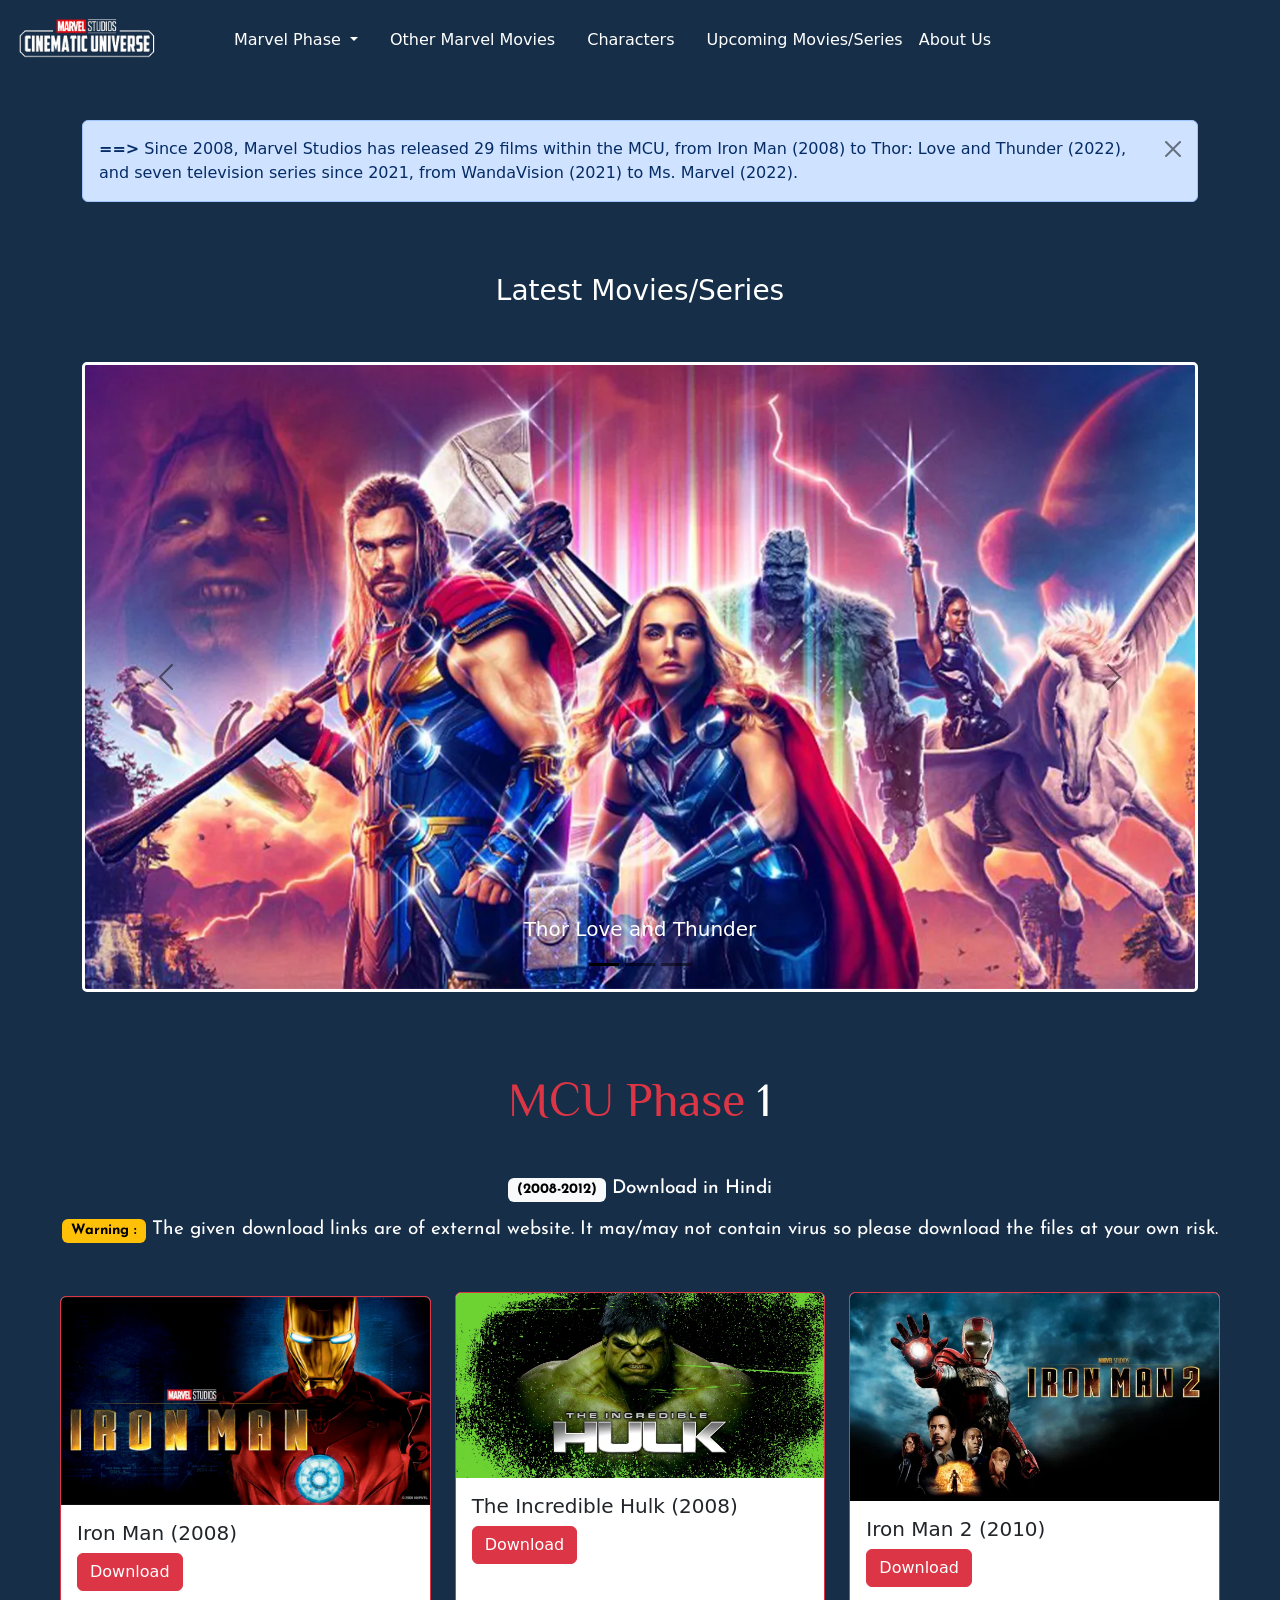
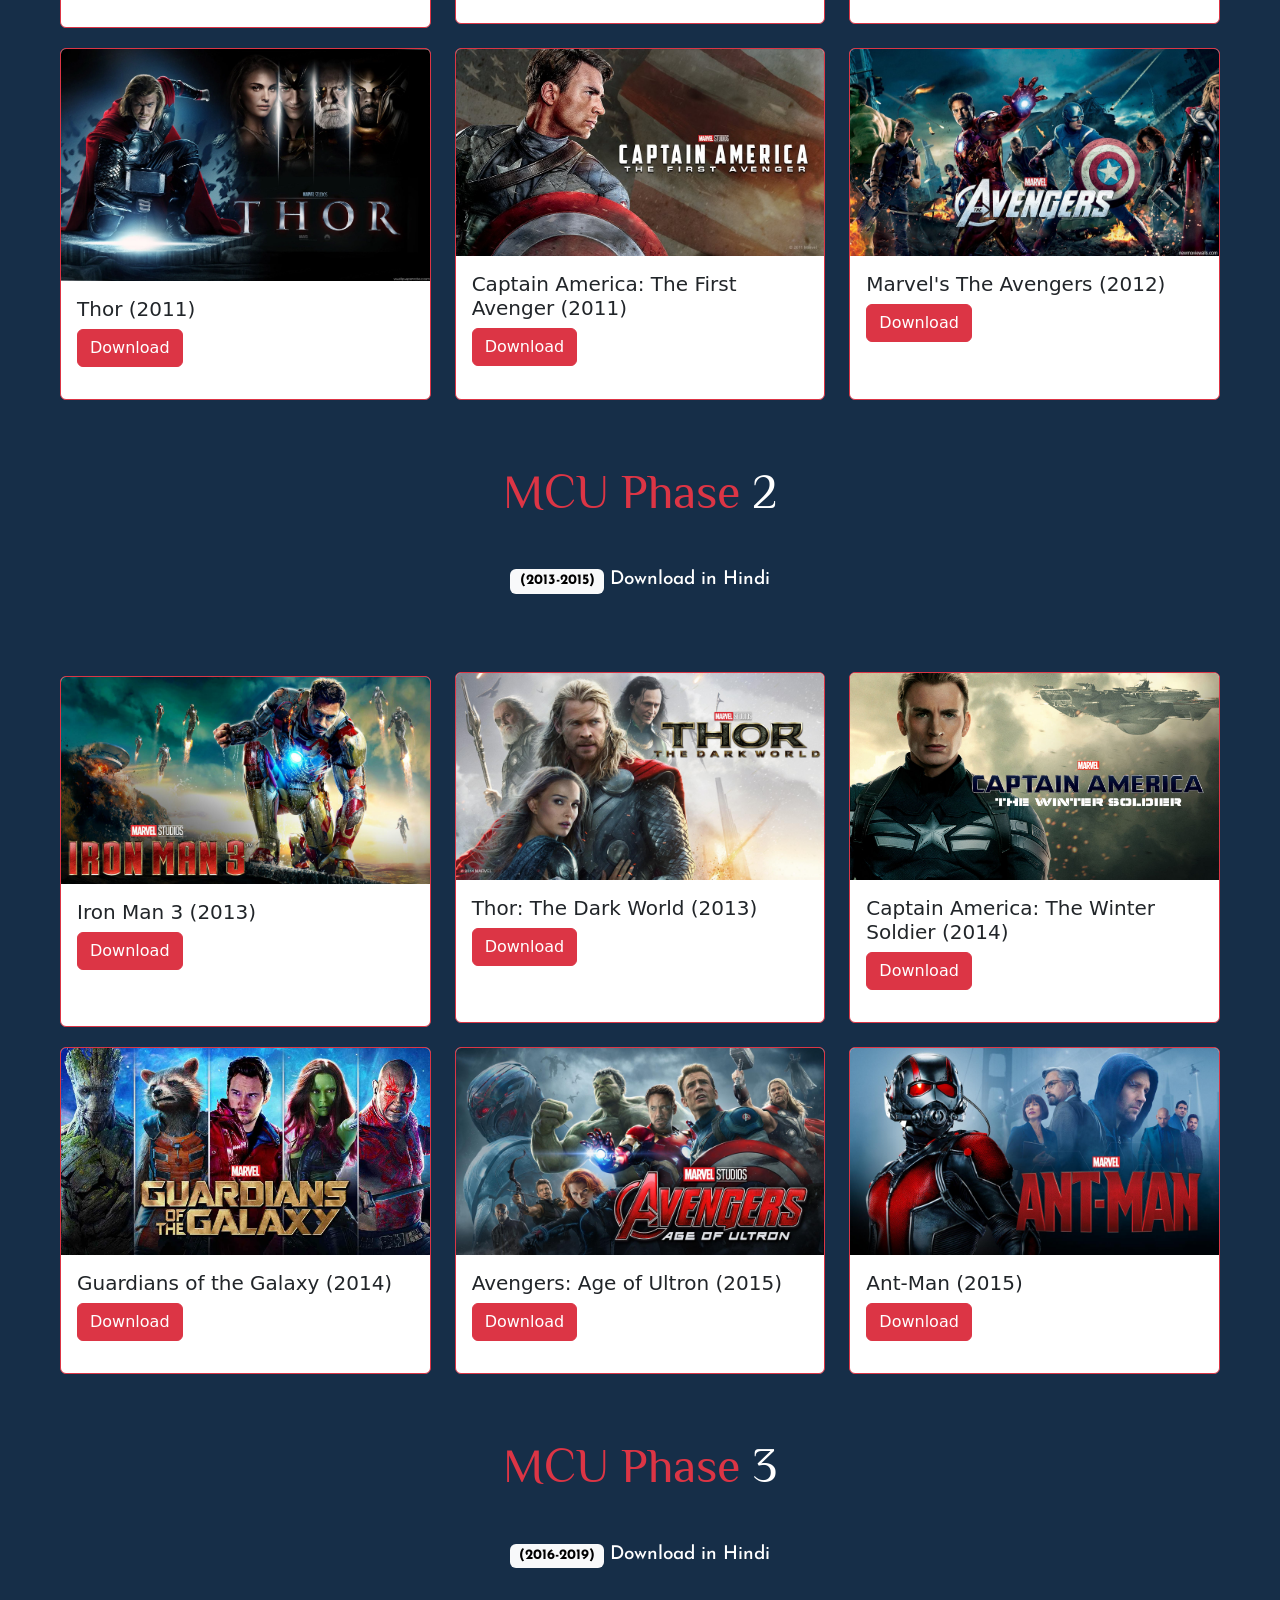
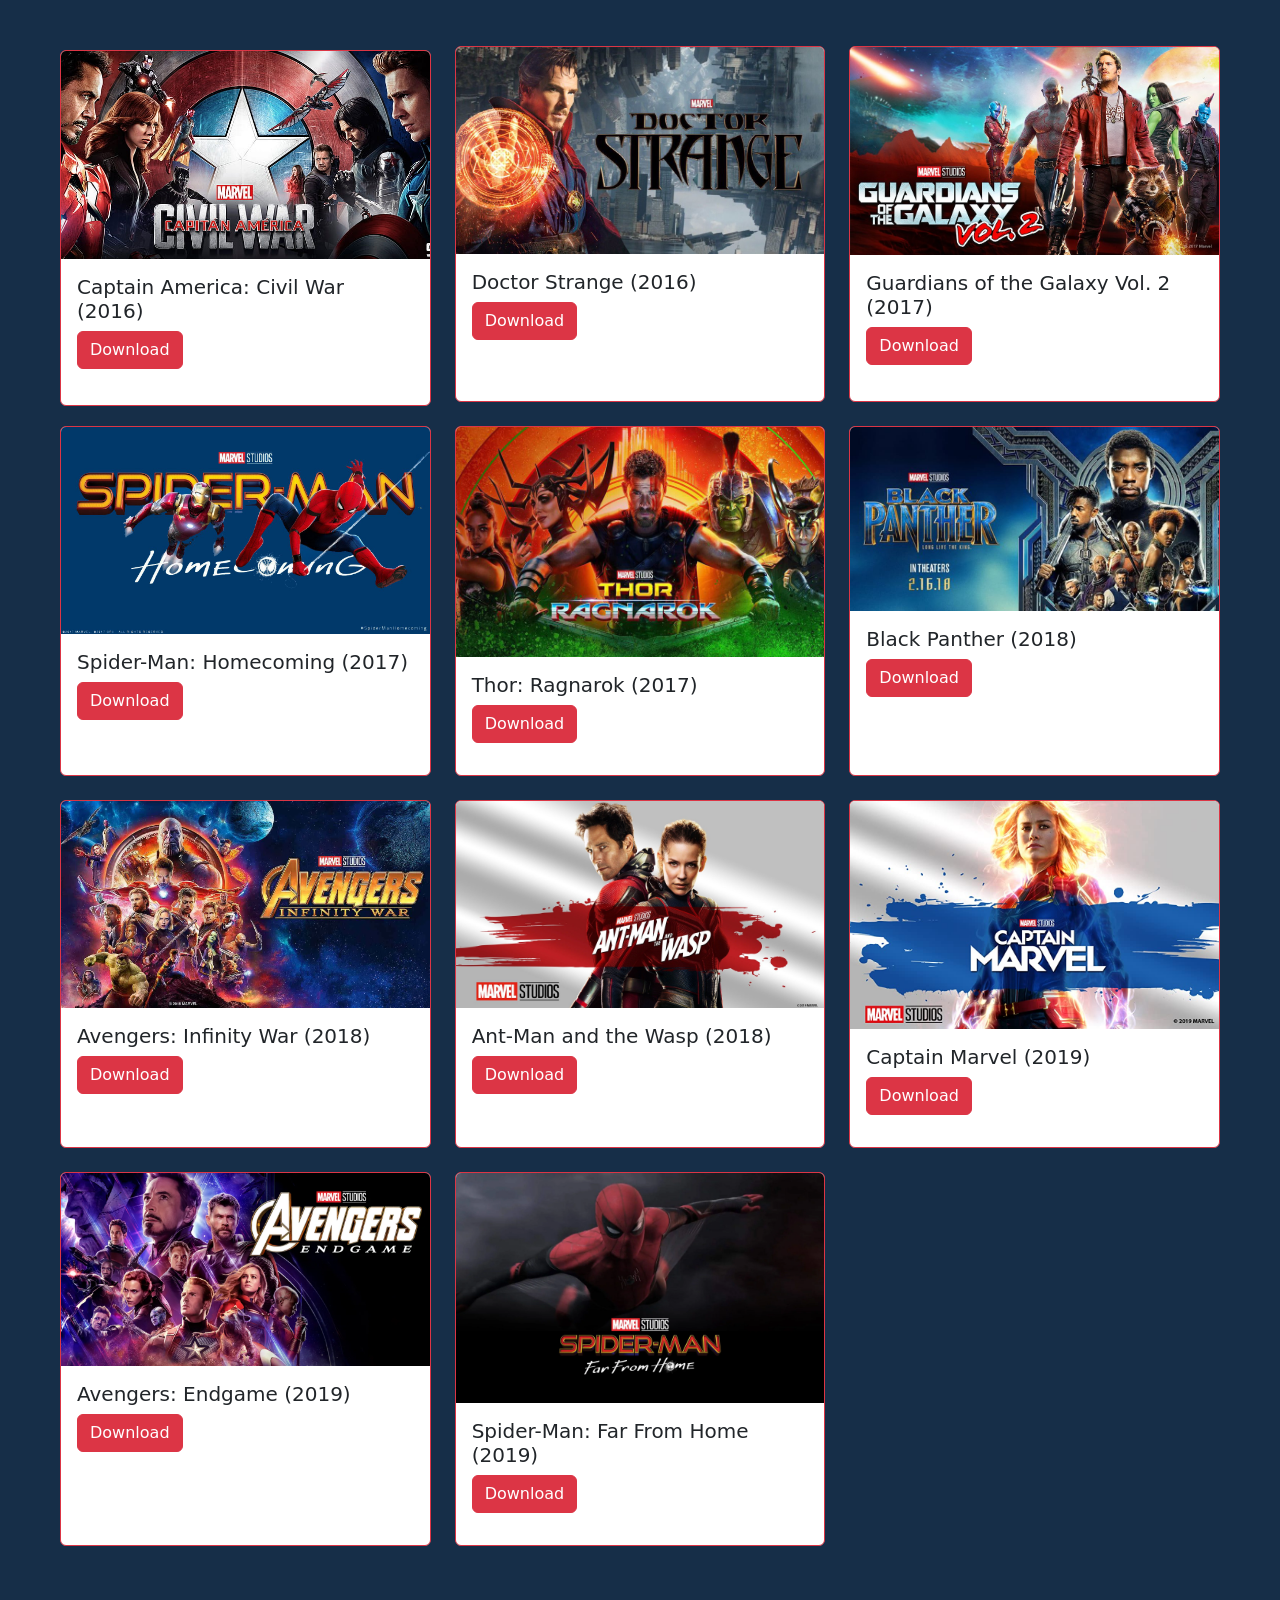
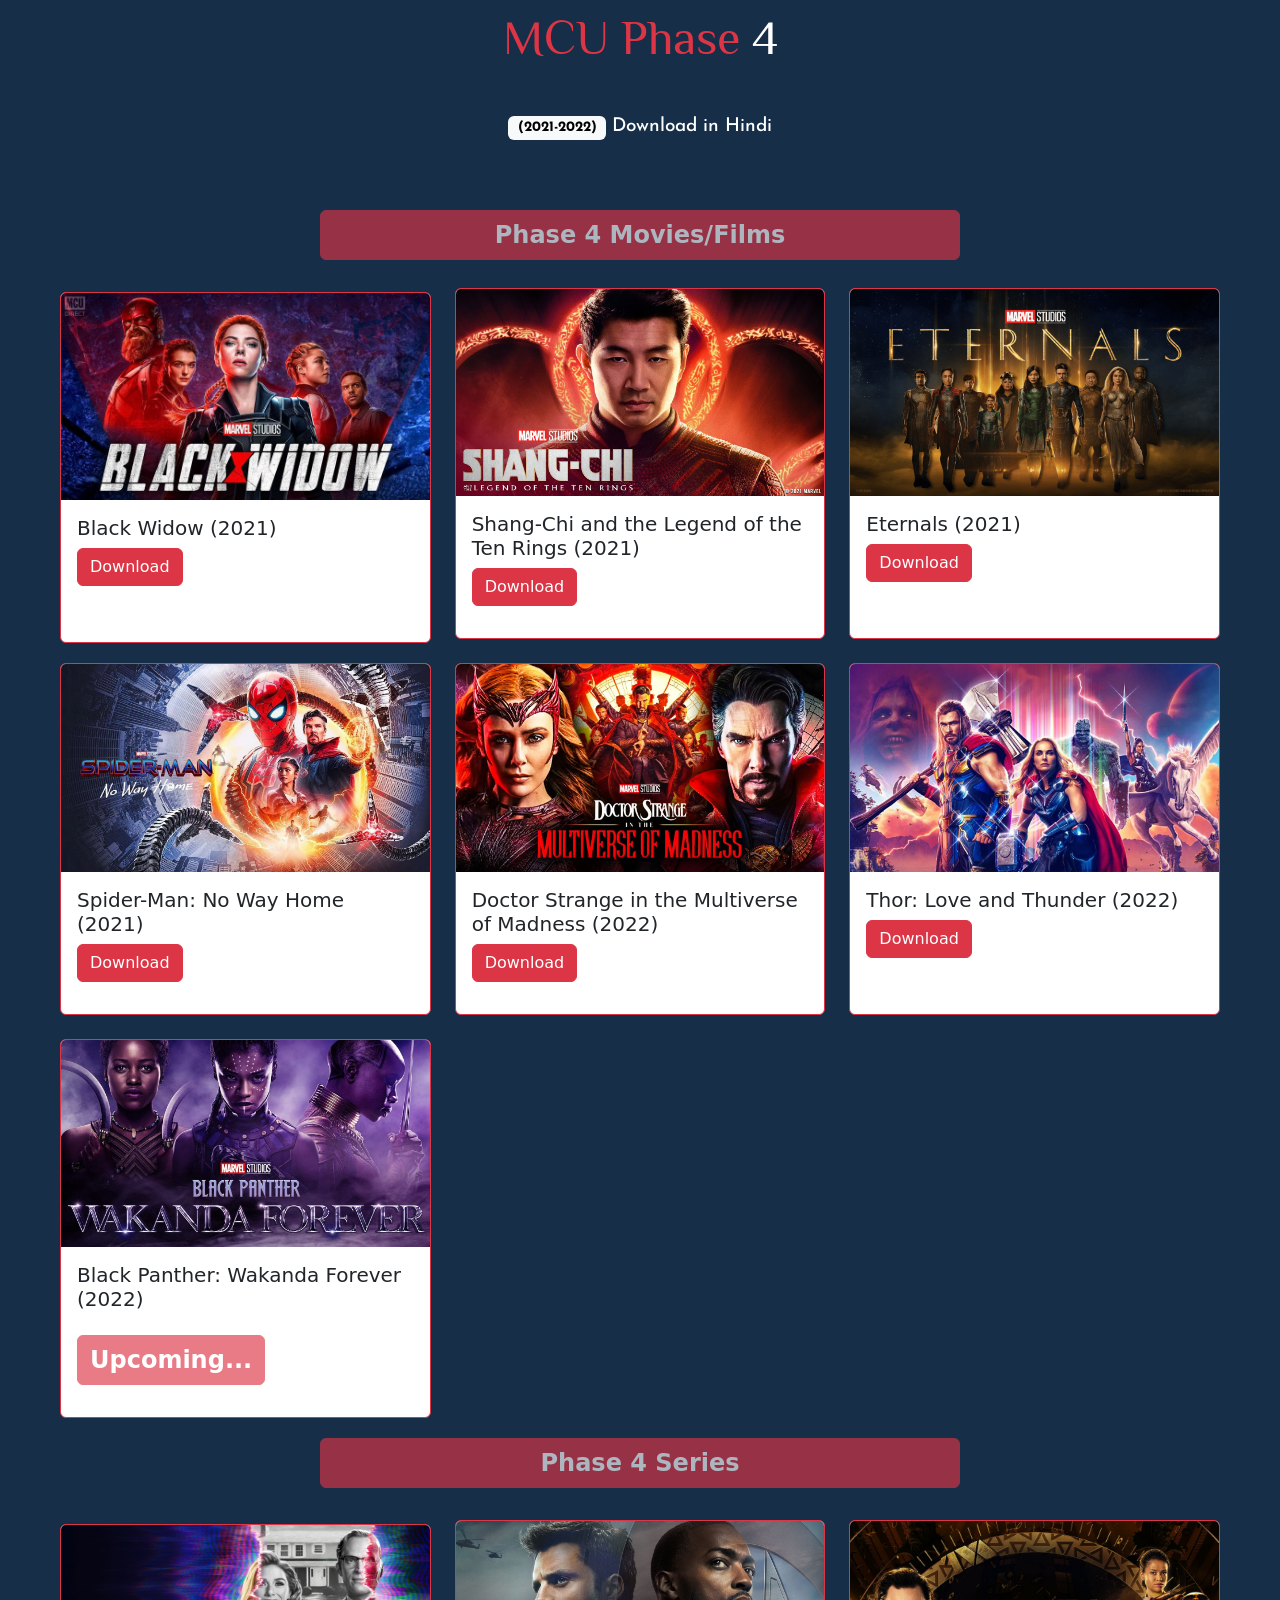
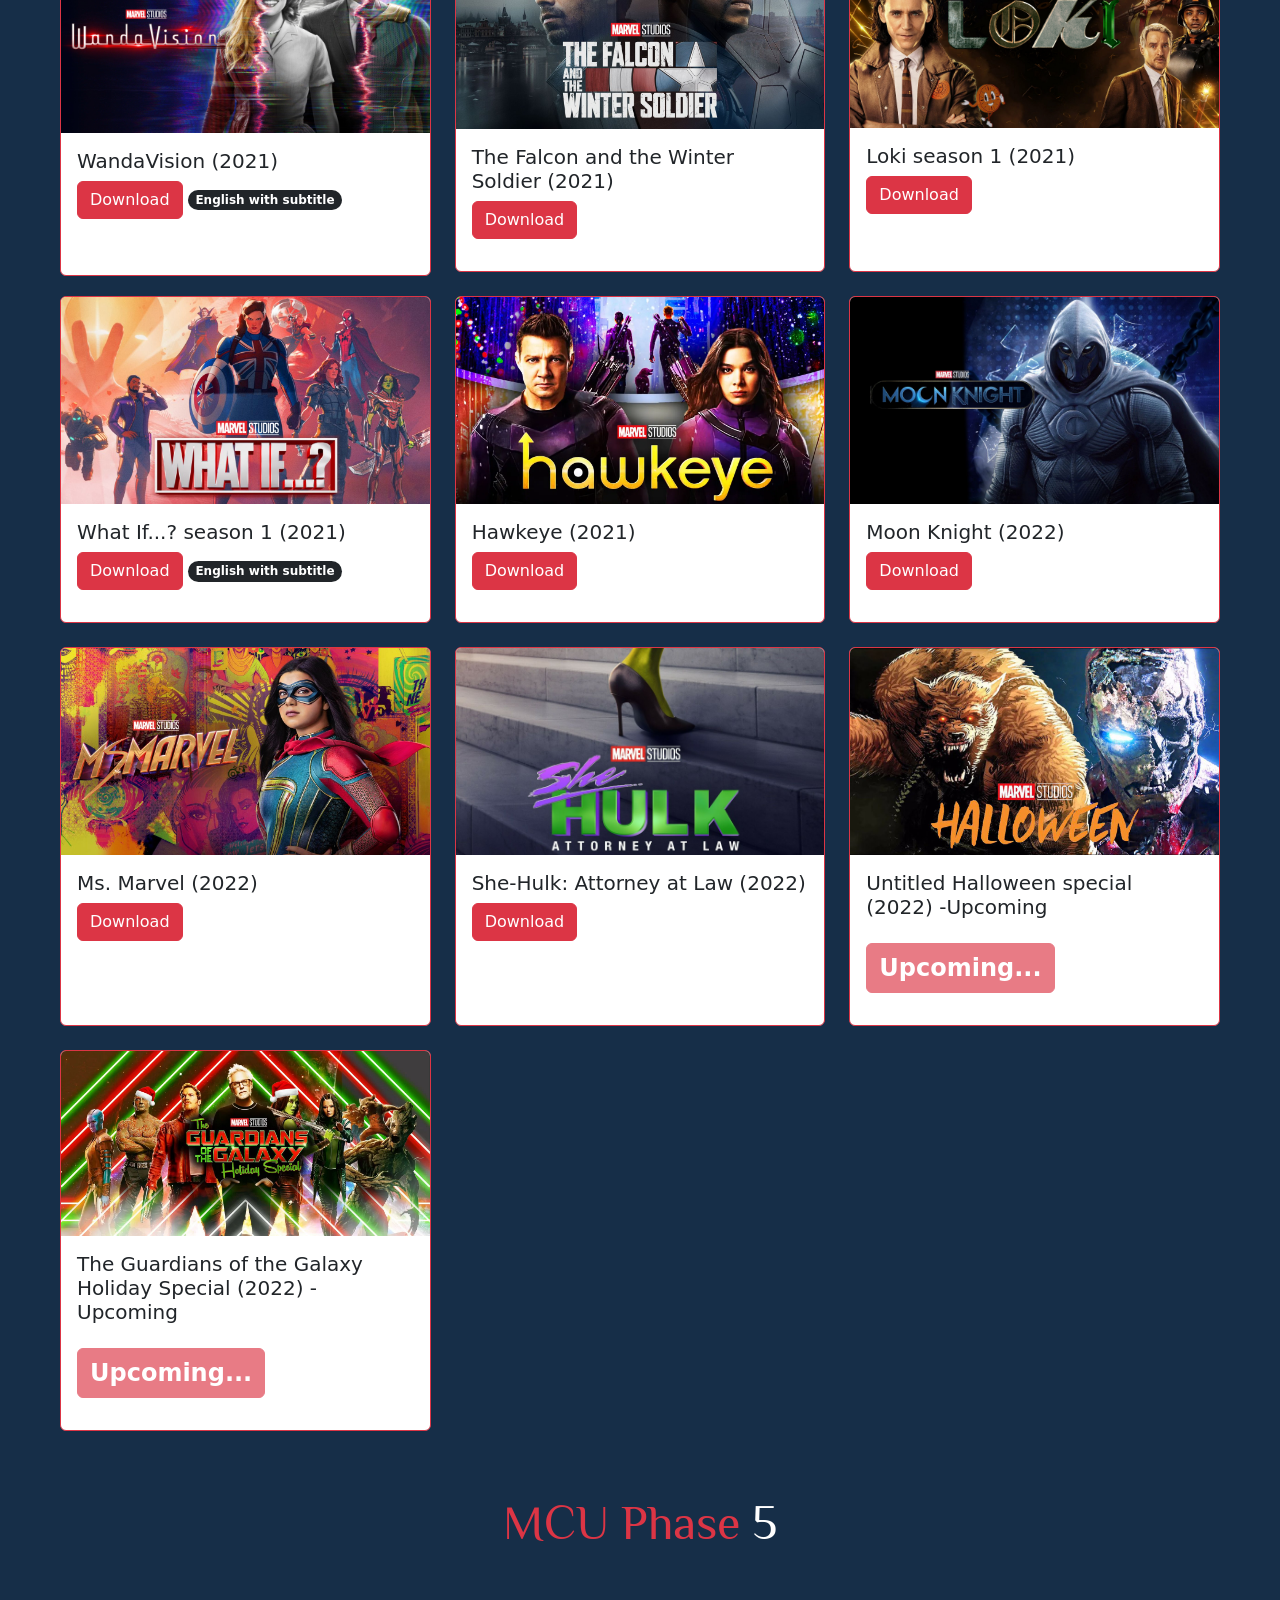
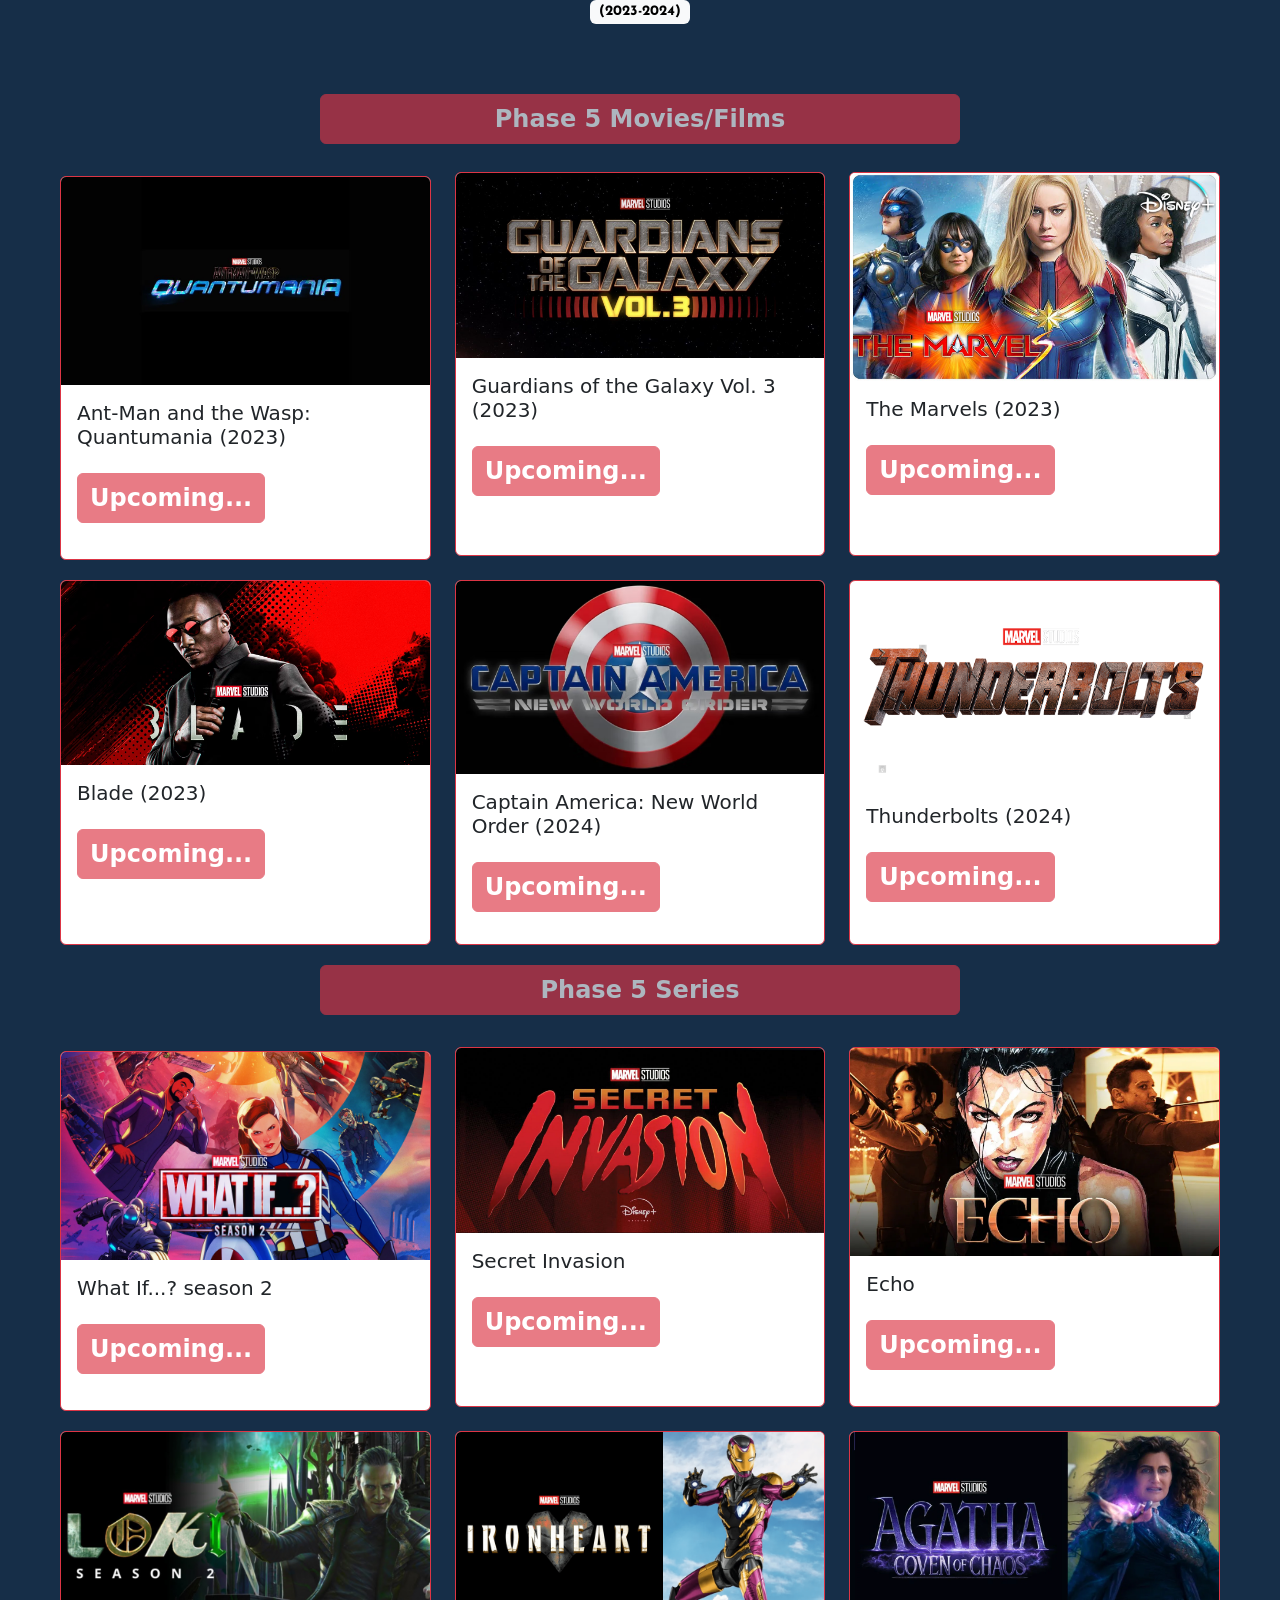
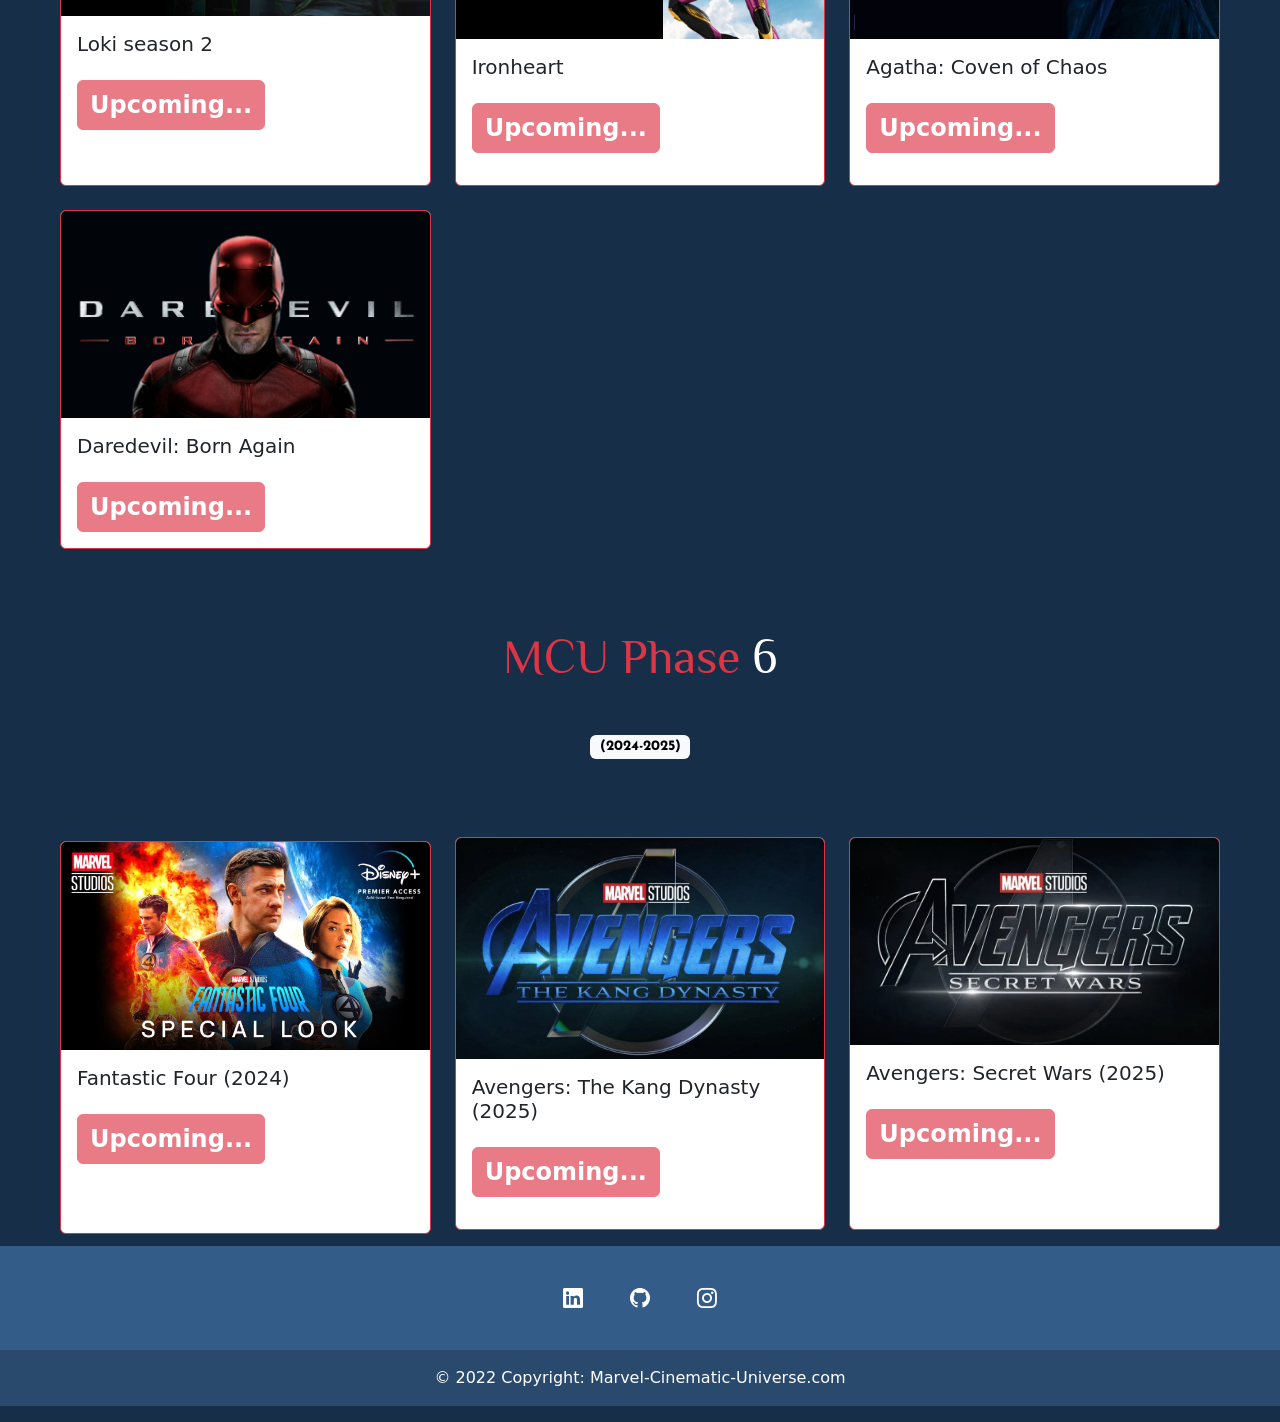
<file: index.html>
<!doctype html>
<html lang="en">

<head>
    <meta charset="utf-8">
    <meta name="viewport" content="width=device-width, initial-scale=1">
    <title>Marvel Movies & Series</title>
    <link rel="icon" type="image/x-icon" href="/images/favicon.ico">
    <link href="https://cdn.jsdelivr.net/npm/bootstrap@5.2.0/dist/css/bootstrap.min.css" rel="stylesheet"
        integrity="sha384-gH2yIJqKdNHPEq0n4Mqa/HGKIhSkIHeL5AyhkYV8i59U5AR6csBvApHHNl/vI1Bx" crossorigin="anonymous">
    <link rel="stylesheet" href="index.css">
    <link rel="stylesheet" href="https://cdn.jsdelivr.net/npm/bootstrap-icons@1.9.1/font/bootstrap-icons.css">
    <!-- Vendor CSS Files
    <link href="true/assets/vendor/bootstrap/css/bootstrap.min.css" rel="stylesheet">

    <link href="true/assets/vendor/fontawesome/css/all.min.css" rel="stylesheet">
    <link href="true/assets/vendor/owl.carousel/assets/owl.carousel.min.css" rel="stylesheet">

    <link href="true/assets/vendor/icofont/icofont.min.css" rel="stylesheet">

    <link rel="stylesheet" type="text/css" href="true/assets/css/style.css">

    <script src="true/assets/vendor/jquery/jquery.min.js"></script>
    <script src="true/assets/vendor/bootstrap/js/bootstrap.bundle.min.js"></script>
    <script src="true/assets/vendor/owl.carousel/owl.carousel.min.js"></script>


    <script src="true/assets/js/carausol_slider.js"></script> -->
</head>

<body class="body">

    <nav class="navbar navbar-light navbar-expand-lg sticky-top">
        <div class="container-fluid">
            <a class="navbar-brand" href="#latestMovies">
                <img src="/images/mcu_logo.png" alt="Marvel_logo" width="150px">
            </a>
            <button class="navbar-toggler" type="button" data-bs-toggle="collapse"
                data-bs-target="#navbarSupportedContent" aria-controls="navbarSupportedContent" aria-expanded="false"
                aria-label="Toggle navigation">
                <span class="navbar-toggler-icon"></span>
            </button>
            <div class="collapse navbar-collapse" id="navbarSupportedContent">
                <ul class="navbar-nav mx-5 me-auto mb-2 mb-lg-0">
                    <li class="nav-item dropdown">
                        <a class="nav-link dropdown-toggle text-white me-3" href="#" role="button"
                            data-bs-toggle="dropdown" aria-expanded="false">
                            Marvel Phase
                        </a>
                        <ul class="dropdown-menu text-white hover">
                            <li><a class="dropdown-item" href="#phase1">Phase 1</a></li>
                            <li><a class="dropdown-item" href="#phase2">Phase 2</a></li>
                            <li><a class="dropdown-item" href="#phase3">Phase 3</a></li>
                            <li><a class="dropdown-item" href="#phase4">Phase 4</a></li>
                            <li><a class="dropdown-item" href="#phase5">Phase 5</a></li>
                            <li><a class="dropdown-item" href="#phase6">Phase 6</a></li>

                        </ul>
                    </li>
                    <li class="nav-item">
                        <a class="nav-link active text-white me-3 hover" aria-current="page"
                            href="OtherMovie.html">Other Marvel Movies</a>
                    </li>
                    <li class="nav-item">
                        <a class="nav-link active text-white me-3 hover" aria-current="page"
                            href="Character.html">Characters</a>
                    </li>
                    <li class="nav-item">
                        <a class="nav-link active text-white hover" aria-current="page" href="Upcoming.html">Upcoming
                            Movies/Series</a>
                    </li>
                    <li class="nav-item">
                        <a class="nav-link active text-white hover" aria-current="page" href="About.html">About Us</a>
                    </li>
                </ul>

                <!-- <form class="d-flex" role="search">
                    <input class="form-control me-2" type="search" placeholder="Search Movies/Series"
                        aria-label="Search">

                </form> -->


            </div>
        </div>
    </nav>
    <!-- Latest Movies or Series -->

    <div class="container">
        <div class="alert alert-primary alert-dismissible fade show" role="alert">
            <strong>==></strong> Since 2008, Marvel Studios has released 29 films within the MCU, from Iron Man (2008)
            to Thor: Love and Thunder (2022), and seven television series since 2021, from WandaVision (2021) to Ms.
            Marvel (2022).
            <button type="button" class="btn-close" data-bs-dismiss="alert" aria-label="Close"></button>
        </div>
        <h3 class="latestMovies text-white text-center" id="latestMovies">Latest Movies/Series</h3>
        <div class="row py-3">
            <div class="col">
                <div id="carouselExampleCaptions" class="carousel carousel-dark slide" data-interval="1000"
                    data-bs-ride="carousel">
                    <div class="carousel-indicators">
                        <button type="button" data-bs-target="#carouselExampleCaptions" data-bs-slide-to="0"
                            class="active" aria-current="true" aria-label="Slide 1"></button>
                        <button type="button" data-bs-target="#carouselExampleCaptions" data-bs-slide-to="1"
                            aria-label="Slide 2"></button>
                        <button type="button" data-bs-target="#carouselExampleCaptions" data-bs-slide-to="2"
                            aria-label="Slide 3"></button>
                    </div>
                    <div class="carousel-inner">
                        <div class="carousel-item active">
                            <img src="/images/Thor_love_thunder.webp" class="d-block w-100" alt="...">
                            <div class="carousel-caption d-none d-md-block">
                                <h5 class="text-white">Thor Love and Thunder</h5>
                            </div>
                        </div>
                        <div class="carousel-item">
                            <img src="/images/Ms-Marvel.jpg" class="d-block w-100" alt="...">
                            <div class="carousel-caption d-none d-md-block">
                                <h5 class="text-white">Ms. Marvel</h5>
                            </div>
                        </div>
                        <div class="carousel-item">
                            <img src="/images/doctor-strange-in-the-multiverse.jpg" class="d-block w-100" alt="...">
                            <div class="carousel-caption d-none d-md-block">
                                <h5 class="text-white">Doctor Strange in the Multiverse of Madness</h5>
                            </div>
                        </div>
                    </div>
                    <button class="carousel-control-prev" type="button" data-bs-target="#carouselExampleCaptions"
                        data-bs-slide="prev">
                        <span class="carousel-control-prev-icon" aria-hidden="true"></span>
                        <span class="visually-hidden">Previous</span>
                    </button>
                    <button class="carousel-control-next" type="button" data-bs-target="#carouselExampleCaptions"
                        data-bs-slide="next">
                        <span class="carousel-control-next-icon" aria-hidden="true"></span>
                        <span class="visually-hidden">Next</span>
                    </button>
                </div>
            </div>
        </div>
    </div>
    <!-- PHASES -->



    <div class="phaseTitle text-center" id="phase1">
        <h3 class="latestMovies text-white text-center mcuHero phase" id="latestMovies"><span class="text-danger">MCU
                Phase</span>
            1<p class="card-text mx-5 my-3 text-white warning download"><span class="download badge text-bg-light">(2008-2012)</span>
                Download in Hindi</p>
        </h3>
    </div>

    <p class="card-text mx-5 my-3 text-white WarningIndex"><span class="badge text-bg-warning">Warning :</span> The
        given
        download links are of external website. It may/may not contain virus so please download the files at your own
        risk. </p>






    <div class="row row-cols-1 row-cols-md-3 g-4 mx-5 movieCard">
        <div class="col">
            <div class="card h-100 border border-danger shadow-0 mb-3 my-1">
                <img src="/images/Phase 1/iron_man_2008.jpg" class="card-img-top" alt="...">
                <div class="card-body">
                    <h5 class="card-title">Iron Man (2008)</h5>

                    <a href="https://vegamovies.wtf/download-iron-man-2008-hindi-dubbed-480p-720p-1080p/"
                        target="_blank" class="btn btn-danger">Download</a>


                </div>

            </div>
        </div>
        <div class="col">
            <div class="card h-100 border border-danger shadow-0 mb-3">
                <img src="/images/Phase 1/The-Incredible-Hulk.avif" class="card-img-top" alt="...">
                <div class="card-body">
                    <h5 class="card-title">The Incredible Hulk (2008)</h5>
                    <a href="https://vegamovies.wtf/download-hulk-2-2008-dual-audio-hindi-movie-480p-720p-1080p/"
                        target="_blank" class="btn btn-danger">Download</a>

                </div>

            </div>
        </div>
        <div class="col">
            <div class="card h-100 border border-danger shadow-0 mb-3">
                <img src="/images/Phase 1/iron_man_2_2012.webp" class="card-img-top" alt="...">
                <div class="card-body">
                    <h5 class="card-title">Iron Man 2 (2010)</h5>
                    <a href="https://vegamovies.wtf/download-iron-man-2-2010-hindi-dubbed-480p-720p-1080p/"
                        target="_blank" class="btn btn-danger">Download</a>
                </div>

            </div>
        </div>
        <div class="col">
            <div class="card h-100 border border-danger shadow-0 mb-3">
                <img src="/images/Phase 1/Thor.webp" class="card-img-top" alt="...">
                <div class="card-body">
                    <h5 class="card-title">Thor (2011)</h5>
                    <a href="https://vegamovies.wtf/download-thor-2011-dual-audio-hindi-480p-720p-1080p-2160p/"
                        target="_blank" class="btn btn-danger">Download</a>
                </div>

            </div>
        </div>
        <div class="col">
            <div class="card h-100 border border-danger shadow-0 mb-3">
                <img src="/images/Phase 1/Caotain America The fist avenger.jpeg" class="card-img-top" alt="...">
                <div class="card-body">
                    <h5 class="card-title">Captain America: The First Avenger (2011)</h5>
                    <a href="https://vegamovies.wtf/download-captain-america-the-first-avenger-dual-audio-hindi-480p-720p-1080p/"
                        target="_blank" class="btn btn-danger">Download</a>
                </div>

            </div>
        </div>
        <div class="col">
            <div class="card h-100 border border-danger shadow-0 mb-3">
                <img src="/images/Phase 1/Avengers 2012.jpg" class="card-img-top" alt="...">
                <div class="card-body">
                    <h5 class="card-title">Marvel's The Avengers (2012)</h5>
                    <a href="https://vegamovies.wtf/download-the-avengers-2012-hindi-dubbed-480p-720p-1080p/"
                        target="_blank" class="btn btn-danger">Download</a>
                </div>

            </div>
        </div>
    </div>

    <!-- Phase 2 -->



    <div class="phaseTitle text-center" id="phase2">
        <h3 class="latestMovies text-white text-center mcuHero" id="latestMovies"><span class="text-danger">MCU
                Phase</span>
            2<p class="card-text mx-5 my-3 text-white warning"><span class="badge text-bg-light">(2013-2015)</span>
                Download in Hindi </p>
        </h3>
    </div>

    <div class="row row-cols-1 row-cols-md-3 g-4 mx-5 my-1">
        <div class="col">
            <div class="card h-100 border border-danger shadow-0 mb-3 my-1">
                <img src="/images/Phase 2/iron_man_3.jpg" class="card-img-top" alt="...">
                <div class="card-body">
                    <h5 class="card-title">Iron Man 3 (2013)</h5>
                    <a href="https://vegamovies.wtf/download-iron-man-3-2013-hindi-dubbed-480p-720p-1080p/"
                        target="_blank" class="btn btn-danger">Download</a>

                </div>

            </div>
        </div>
        <div class="col">
            <div class="card h-100 border border-danger shadow-0 mb-3">
                <img src="/images/Phase 2/Thor the dark world.jpg_large" class="card-img-top" alt="...">
                <div class="card-body">
                    <h5 class="card-title">Thor: The Dark World (2013)</h5>
                    <a href="https://vegamovies.wtf/download-thor-the-dark-world-2013-dual-audio-hindi-480p-720p-1080p-2160p/"
                        target="_blank" class="btn btn-danger">Download</a>
                </div>

            </div>
        </div>
        <div class="col">
            <div class="card h-100 border border-danger shadow-0 mb-3">
                <img src="/images/Phase 2/Captain America the winter soldier.jpg" class="card-img-top" alt="...">
                <div class="card-body">
                    <h5 class="card-title">Captain America: The Winter Soldier (2014)</h5>
                    <a href="https://vegamovies.wtf/download-captain-america-the-winter-soldier-2014-dual-audio-hindi/"
                        target="_blank" class="btn btn-danger">Download</a>
                </div>

            </div>
        </div>
        <div class="col">
            <div class="card h-100 border border-danger shadow-0 mb-3">
                <img src="/images/Phase 2/Guardians of the galaxy.webp" class="card-img-top" alt="...">
                <div class="card-body">
                    <h5 class="card-title">Guardians of the Galaxy (2014)</h5>
                    <a href="https://vegamovies.wtf/download-guardians-of-the-galaxy-dual-audio-hindi-480p-720p-1080p-bluray-movie/"
                        target="_blank" class="btn btn-danger">Download</a>
                </div>

            </div>
        </div>
        <div class="col">
            <div class="card h-100 border border-danger shadow-0 mb-3">
                <img src="/images/Phase 2/Avenger age of ultron.jpg_large" class="card-img-top" alt="...">
                <div class="card-body">
                    <h5 class="card-title">Avengers: Age of Ultron (2015)</h5>
                    <a href="https://vegamovies.wtf/download-avengers-age-of-ultron-2015-hindi-movie-480p-720p-1080p/"
                        target="_blank" class="btn btn-danger">Download</a>
                </div>

            </div>
        </div>
        <div class="col">
            <div class="card h-100 border border-danger shadow-0 mb-3">
                <img src="/images/Phase 2/Ant man.jpg" class="card-img-top" alt="...">
                <div class="card-body">
                    <h5 class="card-title">Ant-Man (2015)</h5>
                    <a href="https://vegamovies.wtf/download-ant-man-2015-hindi-movie-480p-720p-1080p/" target="_blank"
                        class="btn btn-danger">Download</a>
                </div>

            </div>
        </div>
    </div>
    <!-- Phase 3 -->



    <div class="phaseTitle text-center" id="phase3">
        <h3 class="latestMovies text-white text-center mcuHero" id="latestMovies"><span class="text-danger">MCU
                Phase</span>
            3<p class="card-text mx-5 my-3 text-white warning"><span class="badge text-bg-light">(2016-2019)</span>
                Download in Hindi </p>
        </h3>
    </div>
    <div class="row row-cols-1 row-cols-md-3 g-4 mx-5 my-1">
        <div class="col">
            <div class="card h-100 border border-danger shadow-0 mb-3 my-1">
                <img src="/images/Phase 3/captain-america-civil-war 2016.jpg" class="card-img-top" alt="...">
                <div class="card-body">
                    <h5 class="card-title">Captain America: Civil War (2016)</h5>
                    <a href="https://vegamovies.wtf/download-captain-america-civil-war-2016-dual-audio-480p-720p-1080p/"
                        target="_blank" class="btn btn-danger">Download</a>

                </div>

            </div>
        </div>
        <div class="col">
            <div class="card h-100 border border-danger shadow-0 mb-3">
                <img src="/images/Phase 3/Doctor Strange.jpeg" class="card-img-top" alt="...">
                <div class="card-body">
                    <h5 class="card-title">Doctor Strange (2016)</h5>
                    <a href="https://vegamovies.wtf/download-doctor-strange-2016-dual-audio-hindi/" target="_blank"
                        class="btn btn-danger">Download</a>
                </div>

            </div>
        </div>
        <div class="col">
            <div class="card h-100 border border-danger shadow-0 mb-3">
                <img src="/images/Phase 3/Guardians of the galaxy vol.2.jpg" class="card-img-top" alt="...">
                <div class="card-body">
                    <h5 class="card-title">Guardians of the Galaxy Vol. 2 (2017)</h5>
                    <a href="https://vegamovies.wtf/download-guardians-of-the-galaxy-vol-2-2017-full-movie-dual-audio-hindi/"
                        target="_blank" class="btn btn-danger">Download</a>
                </div>

            </div>
        </div>
        <div class="col">
            <div class="card h-100 border border-danger shadow-0 mb-3">
                <img src="/images/Phase 3/Spiderman homecoming.jpeg" class="card-img-top" alt="...">
                <div class="card-body">
                    <h5 class="card-title">Spider-Man: Homecoming (2017)</h5>
                    <a href="https://vegamovies.wtf/download-spider-man-homecoming-2017-dual-audio-hindi-org-480p-720p-1080p/"
                        target="_blank" class="btn btn-danger">Download</a>
                </div>

            </div>
        </div>
        <div class="col">
            <div class="card h-100 border border-danger shadow-0 mb-3">
                <img src="/images/Phase 3/thor ragnarok.jpg" class="card-img-top" alt="...">
                <div class="card-body">
                    <h5 class="card-title">Thor: Ragnarok (2017)</h5>
                    <a href="https://vegamovies.wtf/download-thor-ragnarok-2017-hindi-dubbed-full-movie-480p-720p-1080p/"
                        target="_blank" class="btn btn-danger">Download</a>
                </div>

            </div>
        </div>
        <div class="col">
            <div class="card h-100 border border-danger shadow-0 mb-3">
                <img src="/images/Phase 3/Black Panther.jpg" class="card-img-top" alt="...">
                <div class="card-body">
                    <h5 class="card-title">Black Panther (2018)</h5>
                    <a href="https://vegamovies.wtf/black-panther/" target="_blank" class="btn btn-danger">Download</a>
                </div>

            </div>
        </div>
        <div class="col">
            <div class="card h-100 border border-danger shadow-0 mb-3">
                <img src="/images/Phase 3/Avenger Infinity war.webp" class="card-img-top" alt="...">
                <div class="card-body">
                    <h5 class="card-title">Avengers: Infinity War (2018)</h5>
                    <a href="https://vegamovies.wtf/download-avengers-infinity-war-2018-dual-audio-hindi-org-bluray-480p-720p/"
                        target="_blank" class="btn btn-danger">Download</a>
                </div>

            </div>
        </div>
        <div class="col">
            <div class="card h-100 border border-danger shadow-0 mb-3">
                <img src="/images/Phase 3/Ant man and the wasp.jpg" class="card-img-top" alt="...">
                <div class="card-body">
                    <h5 class="card-title">Ant-Man and the Wasp (2018)</h5>
                    <a href="https://vegamovies.wtf/download-ant-man-and-the-wasp-2018-dual-audio-full-movie-480p-720p-1080p-2160p-hdr/"
                        target="_blank" class="btn btn-danger">Download</a>
                </div>

            </div>
        </div>
        <div class="col">
            <div class="card h-100 border border-danger shadow-0 mb-3">
                <img src="/images/Phase 3/Captain Marvel.jpg" class="card-img-top" alt="...">
                <div class="card-body">
                    <h5 class="card-title">Captain Marvel (2019)</h5>
                    <a href="https://vegamovies.wtf/download-captain-marvel-2019-dual-audio-hindi/" target="_blank"
                        class="btn btn-danger">Download</a>
                </div>

            </div>
        </div>
        <div class="col">
            <div class="card h-100 border border-danger shadow-0 mb-3">
                <img src="/images/Phase 3/Avenger Endgaame.webp" class="card-img-top" alt="...">
                <div class="card-body">
                    <h5 class="card-title">Avengers: Endgame (2019)</h5>
                    <a href="https://vegamovies.wtf/download-avengers-endgame-2019-hindi/" target="_blank"
                        class="btn btn-danger">Download</a>
                </div>

            </div>
        </div>
        <div class="col">
            <div class="card h-100 border border-danger shadow-0 mb-3">
                <img src="/images/Phase 3/Far from home.webp" class="card-img-top" alt="...">
                <div class="card-body">
                    <h5 class="card-title">Spider-Man: Far From Home (2019)</h5>
                    <a href="https://vegamovies.wtf/download-spider-man-far-from-home-2019-dual-audio-hindi-480p-720p-1080p/"
                        target="_blank" class="btn btn-danger">Download</a>
                </div>

            </div>
        </div>

    </div>
    <!-- Phase 4 -->



    <div class="phaseTitle text-center" id="phase4">
        <h3 class="latestMovies text-white text-center mcuHero" id="latestMovies"><span class="text-danger">MCU
                Phase</span>
            4<p class="card-text mx-5 my-3 text-white warning"><span class="badge text-bg-light">(2021-2022)</span>
                Download in Hindi </p>
        </h3>
    </div>
    <!-- Movies Phase 4 -->
    <div class="d-grid gap-2 col-6 mx-auto">
        <button class="btn btn-danger  disabled" type="button">Phase 4 Movies/Films</button>

    </div>
    <div class="row row-cols-1 row-cols-md-3 g-4 mx-5 my-1">
        <div class="col">
            <div class="card h-100 border border-danger shadow-0 mb-3 my-1">
                <img src="/images/Phase 4/Movies/Black Widow.jpg" class="card-img-top" alt="...">
                <div class="card-body">
                    <h5 class="card-title">Black Widow (2021)</h5>
                    <a href="https://vegamovies.wtf/download-black-widow-2021-dual-audio-hindi/" target="_blank"
                        class="btn btn-danger">Download</a>

                </div>

            </div>
        </div>
        <div class="col">
            <div class="card h-100 border border-danger shadow-0 mb-3">
                <img src="/images/Phase 4/Movies/shang chi and the legend of the ten rings.jpg" class="card-img-top"
                    alt="...">
                <div class="card-body">
                    <h5 class="card-title">Shang-Chi and the Legend of the Ten Rings (2021)</h5>
                    <a href="https://vegamovies.wtf/download-shang-chi-and-the-legend-of-the-ten-rings-2021-dual-audio-hindi-2/"
                        target="_blank" class="btn btn-danger">Download</a>
                </div>

            </div>
        </div>
        <div class="col">
            <div class="card h-100 border border-danger shadow-0 mb-3">
                <img src="/images/Phase 4/Movies/Eternals.png" class="card-img-top" alt="...">
                <div class="card-body">
                    <h5 class="card-title">Eternals (2021)</h5>
                    <a href="https://vegamovies.wtf/download-eternals-2021-dual-audio-hindi/" target="_blank"
                        class="btn btn-danger">Download</a>
                </div>

            </div>
        </div>
        <div class="col">
            <div class="card h-100 border border-danger shadow-0 mb-3">
                <img src="/images/Phase 4/Movies/No way home.jpg" class="card-img-top" alt="...">
                <div class="card-body">
                    <h5 class="card-title">Spider-Man: No Way Home (2021)</h5>
                    <a href="https://vegamovies.wtf/download-spider-man-no-way-home-2021-dual-audio-hindi-480p-720p-1080p-bluray-hd-movie/"
                        target="_blank" class="btn btn-danger">Download</a>
                </div>

            </div>
        </div>
        <div class="col">
            <div class="card h-100 border border-danger shadow-0 mb-3">
                <img src="/images/Phase 4/Movies/multiverse of madness.webp" class="card-img-top" alt="...">
                <div class="card-body">
                    <h5 class="card-title">Doctor Strange in the Multiverse of Madness (2022)</h5>
                    <a href="https://vegamovies.wtf/download-doctor-strange-2-2022-dual-audio-hindi-480p-720p-1080p-2160p-4k-uhd/"
                        target="_blank" class="btn btn-danger">Download</a>
                </div>

            </div>
        </div>
        <div class="col">
            <div class="card h-100 border border-danger shadow-0 mb-3">
                <img src="/images/Phase 4/Movies/Thor_love_thunder.webp" class="card-img-top" alt="...">
                <div class="card-body">
                    <h5 class="card-title">Thor: Love and Thunder (2022)</h5>
                    <a href="https://vegamovies.wtf/download-thor-love-and-thunder-2022-v2-hdts-dual-audio-hindi-480p-720p-1080p/"
                        target="_blank" class="btn btn-danger">Download</a>
                </div>

            </div>
        </div>
        <div class="col">
            <div class="card h-100 border border-danger shadow-0 mb-3">
                <img src="/images/Phase 4/Movies/black_phanter.jpg" class="card-img-top" alt="...">
                <div class="card-body">
                    <h5 class="card-title">Black Panther: Wakanda Forever (2022) </h5>
                    <a href="#!" target="_blank" class="btn btn-danger disabled">Upcoming...</a>
                </div>

            </div>


        </div>
    </div>
    <!-- Series phase 4 -->
    <div class="d-grid gap-2 col-6 mx-auto">
        <button class="btn btn-danger  disabled" type="button">Phase 4 Series</button>

    </div>
    <div class="row row-cols-1 row-cols-md-3 g-4 mx-5 my-2">
        <div class="col">
            <div class="card h-100 border border-danger shadow-0 mb-3 my-1">
                <img src="/images/Phase 4/Series/Wanda vision.jpg" class="card-img-top" alt="...">
                <div class="card-body">
                    <h5 class="card-title">WandaVision (2021)</h5>
                    <a href="https://vegamovies.wtf/download-wandavision-2021-season-1-english-480p-720p-1080p/"
                        target="_blank" class="btn btn-danger">Download</a>
                    <span class="badge rounded-pill text-bg-dark">English with subtitle</span>

                </div>

            </div>
        </div>
        <div class="col">
            <div class="card h-100 border border-danger shadow-0 mb-3">
                <img src="/images/Phase 4/Series/Falcon and the winter soldier.jpg" class="card-img-top" alt="...">
                <div class="card-body">
                    <h5 class="card-title">The Falcon and the Winter Soldier (2021)</h5>
                    <a href="https://vegamovies.wtf/download-the-falcon-and-the-winter-soldier-2021-hindi-dubbed-480p-720p-1080p/"
                        target="_blank" class="btn btn-danger">Download</a>

                </div>

            </div>
        </div>
        <div class="col">
            <div class="card h-100 border border-danger shadow-0 mb-3">
                <img src="/images/Phase 4/Series/Loki.jpg" class="card-img-top" alt="...">
                <div class="card-body">
                    <h5 class="card-title">Loki season 1 (2021)</h5>
                    <a href="https://vegamovies.wtf/download-loki-2021-season-1-dual-audio-hindi/" target="_blank"
                        class="btn btn-danger">Download</a>
                </div>

            </div>
        </div>
        <div class="col">
            <div class="card h-100 border border-danger shadow-0 mb-3">
                <img src="/images/Phase 4/Series/What if.jpg" class="card-img-top" alt="...">
                <div class="card-body">
                    <h5 class="card-title">What If...? season 1 (2021)</h5>
                    <a href="https://vegamovies.wtf/download-what-if-2021-season-1-disney-original-english-web-series/"
                        target="_blank" class="btn btn-danger">Download</a>
                    <span class="badge rounded-pill text-bg-dark">English with subtitle</span>
                </div>

            </div>
        </div>
        <div class="col">
            <div class="card h-100 border border-danger shadow-0 mb-3">
                <img src="/images/Phase 4/Series/Hawkeye.webp" class="card-img-top" alt="...">
                <div class="card-body">
                    <h5 class="card-title">Hawkeye (2021)</h5>
                    <a href="https://vegamovies.wtf/download-hawkeye-2021-season-1-dual-audio-hindi/" target="_blank"
                        class="btn btn-danger">Download</a>
                </div>

            </div>
        </div>
        <div class="col">
            <div class="card h-100 border border-danger shadow-0 mb-3">
                <img src="/images/Phase 4/Series/Moon Knight.jpg" class="card-img-top" alt="...">
                <div class="card-body">
                    <h5 class="card-title">Moon Knight (2022)</h5>
                    <a href="https://vegamovies.wtf/download-moon-knight-2022-season-1-org-hindi-dubbed-web-series-480p-720p-1080p/"
                        target="_blank" class="btn btn-danger">Download</a>
                </div>

            </div>
        </div>
        <div class="col">
            <div class="card h-100 border border-danger shadow-0 mb-3">
                <img src="/images/Phase 4/Series/Ms-Marvel.jpg" class="card-img-top" alt="...">
                <div class="card-body">
                    <h5 class="card-title">Ms. Marvel (2022)</h5>
                    <a href="https://vegamovies.wtf/download-ms-marvel-season-1-dual-audio-hindi-480p-720p-1080p-2160p-4k/"
                        target="_blank" class="btn btn-danger">Download</a>
                </div>

            </div>


        </div>
        <div class="col">
            <div class="card h-100 border border-danger shadow-0 mb-3">
                <img src="/images/Phase 4/Series/She Hulk.jpg" class="card-img-top" alt="...">
                <div class="card-body">
                    <h5 class="card-title">She-Hulk: Attorney at Law (2022)</h5>
                    <a href="https://vegamovies.buzz/download-she-hulk-attorney-at-law-2022-season-1-dual-audio-hindi-480p-720p-1080p-2160p/" target="_blank" class="btn btn-danger">Download</a>
                </div>

            </div>


        </div>
        <div class="col">
            <div class="card h-100 border border-danger shadow-0 mb-3">
                <img src="/images/Phase 4/Series/Halloween.jpg" class="card-img-top" alt="...">
                <div class="card-body">
                    <h5 class="card-title">Untitled Halloween special (2022) -Upcoming </h5>
                    <a href="#!" target="_blank" class="btn btn-danger disabled">Upcoming...</a>
                </div>

            </div>


        </div>
        <div class="col">
            <div class="card h-100 border border-danger shadow-0 mb-3">
                <img src="/images/Phase 4/Series/Gaurdians of the galaxy holiday spacial.webp" class="card-img-top"
                    alt="...">
                <div class="card-body">
                    <h5 class="card-title">The Guardians of the Galaxy Holiday Special (2022) -Upcoming</h5>
                    <a href="#!" target="_blank" class="btn btn-danger disabled">Upcoming...</a>
                </div>

            </div>


        </div>
    </div>




    <!-- Phase 5 -->


    <div class="phaseTitle text-center" id="phase5">
        <h3 class="latestMovies text-white text-center mcuHero" id="latestMovies"><span class="text-danger">MCU
                Phase</span>
            5<p class="card-text mx-5 my-3 text-white warning"><span class="badge text-bg-light">(2023-2024)</span></p>
        </h3>
    </div>
    <!-- Movies Phase 5 -->
    <div class="d-grid gap-2 col-6 mx-auto">
        <button class="btn btn-danger  disabled" type="button">Phase 5 Movies/Films</button>

    </div>
    <div class="row row-cols-1 row-cols-md-3 g-4 mx-5 my-1">
        <div class="col">
            <div class="card h-100 border border-danger shadow-0 mb-3 my-1">
                <img src="/images/Phase 5/Movies/quantumania.webp" class="card-img-top" alt="...">
                <div class="card-body">
                    <h5 class="card-title">Ant-Man and the Wasp: Quantumania (2023)</h5>
                    <a href="#!" target="_blank" class="btn btn-danger disabled">Upcoming...</a>

                </div>

            </div>
        </div>
        <div class="col">
            <div class="card h-100 border border-danger shadow-0 mb-3">
                <img src="/images/Phase 5/Movies/Guardians of the galaxy vol 3.jpg" class="card-img-top" alt="...">
                <div class="card-body">
                    <h5 class="card-title">Guardians of the Galaxy Vol. 3 (2023)</h5>
                    <a href="#!" target="_blank" class="btn btn-danger disabled">Upcoming...</a>
                </div>

            </div>
        </div>
        <div class="col">
            <div class="card h-100 border border-danger shadow-0 mb-3">
                <img src="/images/Phase 5/Movies/The marvels.jpg" class="card-img-top" alt="...">
                <div class="card-body">
                    <h5 class="card-title">The Marvels (2023)</h5>
                    <a href="#!" target="_blank" class="btn btn-danger disabled">Upcoming...</a>
                </div>

            </div>
        </div>
        <div class="col">
            <div class="card h-100 border border-danger shadow-0 mb-3">
                <img src="/images/Phase 5/Movies/blade.avif" class="card-img-top" alt="...">
                <div class="card-body">
                    <h5 class="card-title">Blade (2023)</h5>
                    <a href="#!" target="_blank" class="btn btn-danger disabled">Upcoming...</a>
                </div>

            </div>
        </div>
        <div class="col">
            <div class="card h-100 border border-danger shadow-0 mb-3">
                <img src="/images/Phase 5/Movies/captain-america-new-world-order-cropped.avif" class="card-img-top"
                    alt="...">
                <div class="card-body">
                    <h5 class="card-title">Captain America: New World Order (2024)</h5>
                    <a href="#!" target="_blank" class="btn btn-danger disabled">Upcoming...</a>
                </div>

            </div>
        </div>
        <div class="col">
            <div class="card h-100 border border-danger shadow-0 mb-3">
                <img src="/images/Phase 5/Movies/thunderbolts.png" class="card-img-top" alt="...">
                <div class="card-body">
                    <h5 class="card-title">Thunderbolts (2024)</h5>
                    <a href="#!" target="_blank" class="btn btn-danger disabled">Upcoming...</a>
                </div>

            </div>
        </div>
    </div>
    <!-- Series phase 5-->
    <div class="d-grid gap-2 col-6 mx-auto">
        <button class="btn btn-danger  disabled" type="button">Phase 5 Series</button>

    </div>
    <div class="row row-cols-1 row-cols-md-3 g-4 mx-5 my-2">
        <div class="col">
            <div class="card h-100 border border-danger shadow-0 mb-3 my-1">
                <img src="/images/Phase 5/Series/What-If-Season-2.webp" class="card-img-top" alt="...">
                <div class="card-body">
                    <h5 class="card-title">What If...? season 2</h5>

                    <a href="#!" target="_blank" class="btn btn-danger disabled">Upcoming...</a>
                </div>

            </div>
        </div>
        <div class="col">
            <div class="card h-100 border border-danger shadow-0 mb-3">
                <img src="/images/Phase 5/Series/Secret-Invasion-Header.jpg" class="card-img-top" alt="...">
                <div class="card-body">
                    <h5 class="card-title">Secret Invasion</h5>
                    <a href="#!" target="_blank" class="btn btn-danger disabled">Upcoming...</a>
                </div>

            </div>
        </div>
        <div class="col">
            <div class="card h-100 border border-danger shadow-0 mb-3">
                <img src="/images/Phase 5/Series/Echo.webp" class="card-img-top" alt="...">
                <div class="card-body">
                    <h5 class="card-title">Echo</h5>
                    <a href="#!" target="_blank" class="btn btn-danger disabled">Upcoming...</a>
                </div>

            </div>
        </div>
        <div class="col">
            <div class="card h-100 border border-danger shadow-0 mb-3">
                <img src="/images/Phase 5/Series/loki 2.webp" class="card-img-top" alt="...">
                <div class="card-body">
                    <h5 class="card-title">Loki season 2</h5>
                    <a href="#!" target="_blank" class="btn btn-danger disabled">Upcoming...</a>
                </div>

            </div>
        </div>
        <div class="col">
            <div class="card h-100 border border-danger shadow-0 mb-3">
                <img src="/images/Phase 5/Series/Ironheart.png" class="card-img-top" alt="...">
                <div class="card-body">
                    <h5 class="card-title">Ironheart</h5>
                    <a href="#!" target="_blank" class="btn btn-danger disabled">Upcoming...</a>
                </div>

            </div>
        </div>
        <div class="col">
            <div class="card h-100 border border-danger shadow-0 mb-3">
                <img src="/images/Phase 5/Series/Agatha.webp" class="card-img-top" alt="...">
                <div class="card-body">
                    <h5 class="card-title">Agatha: Coven of Chaos</h5>
                    <a href="#!" target="_blank" class="btn btn-danger disabled">Upcoming...</a>
                </div>

            </div>
        </div>
        <div class="col">
            <div class="card h-80 border border-danger shadow-0 mb-3">
                <img src="/images/Phase 5/Series/Daredevil born agian.jpg" class="card-img-top" alt="...">
                <div class="card-body">
                    <h5 class="card-title">Daredevil: Born Again</h5>
                    <a href="#!" target="_blank" class="btn btn-danger disabled">Upcoming...</a>
                </div>

            </div>
        </div>
    </div>



    <!-- Phase 6 -->



    <div class="phaseTitle text-center" id="phase6">
        <h3 class="latestMovies text-white text-center mcuHero" id="latestMovies"><span class="text-danger">MCU
                Phase</span>
            6<p class="card-text mx-5 my-3 text-white warning"><span class="badge text-bg-light">(2024-2025)</span></p>
        </h3>
    </div>
    <div class="row row-cols-1 row-cols-md-3 g-4 mx-5 my-1">
        <div class="col">
            <div class="card h-100 border border-danger shadow-0 mb-3 my-1">
                <img src="/images/Phase 6/Fantastic 4.jpg" class="card-img-top" alt="...">
                <div class="card-body">
                    <h5 class="card-title">Fantastic Four (2024)</h5>
                    <a href="#!" target="_blank" class="btn btn-danger disabled">Upcoming...</a>

                </div>

            </div>
        </div>
        <div class="col">
            <div class="card h-100 border border-danger shadow-0 mb-3">
                <img src="/images/Phase 6/Avengers kangdynasty-.jpg" class="card-img-top" alt="...">
                <div class="card-body">
                    <h5 class="card-title">Avengers: The Kang Dynasty (2025)</h5>
                    <a href="#!" target="_blank" class="btn btn-danger disabled">Upcoming...</a>
                </div>

            </div>
        </div>
        <div class="col">
            <div class="card h-100 border border-danger shadow-0 mb-3">
                <img src="/images/Phase 6/Avengers-Secret-Wars.webp" class="card-img-top" alt="...">
                <div class="card-body">
                    <h5 class="card-title">Avengers: Secret Wars (2025)</h5>
                    <a href="#!" target="_blank" class="btn btn-danger disabled">Upcoming...</a>
                </div>

            </div>
        </div>

    </div>
    <!-- Footer -->
    <footer class="text-center text-white my-3" style="background-color: #335c88;">

        <div class="container pt-4">

            <section class="mb-4">

                <a class="btn btn-link btn-floating btn-lg text-white m-1"
                    href="https://www.linkedin.com/in/virendra-kumar-448184230/" role="button"
                    data-mdb-ripple-color="dark"><i class="bi bi-linkedin"></i></a>

                <a class="btn btn-link btn-floating btn-lg text-white m-1" href="https://github.com/Virendra-94"
                    role="button" data-mdb-ripple-color="dark"><i class="bi bi-github"></i></a>
                <a class="btn btn-link btn-floating btn-lg text-white m-1"
                    href="https://www.instagram.com/virendra_694/" role="button" data-mdb-ripple-color="dark"><i
                        class="bi bi-instagram"></i></a>



            </section>

        </div>



        <div class="text-center text-white p-3" style="background-color: rgba(0, 0, 0, 0.2);">
            © 2022 Copyright:
            <a class="text-white" href="https://github.com/Virendra-94">Marvel-Cinematic-Universe.com</a>
        </div>

    </footer>

    <script src="https://cdn.jsdelivr.net/npm/bootstrap@5.2.0/dist/js/bootstrap.bundle.min.js"
        integrity="sha384-A3rJD856KowSb7dwlZdYEkO39Gagi7vIsF0jrRAoQmDKKtQBHUuLZ9AsSv4jD4Xa"
        crossorigin="anonymous"></script>


</body>

</html>
</file>
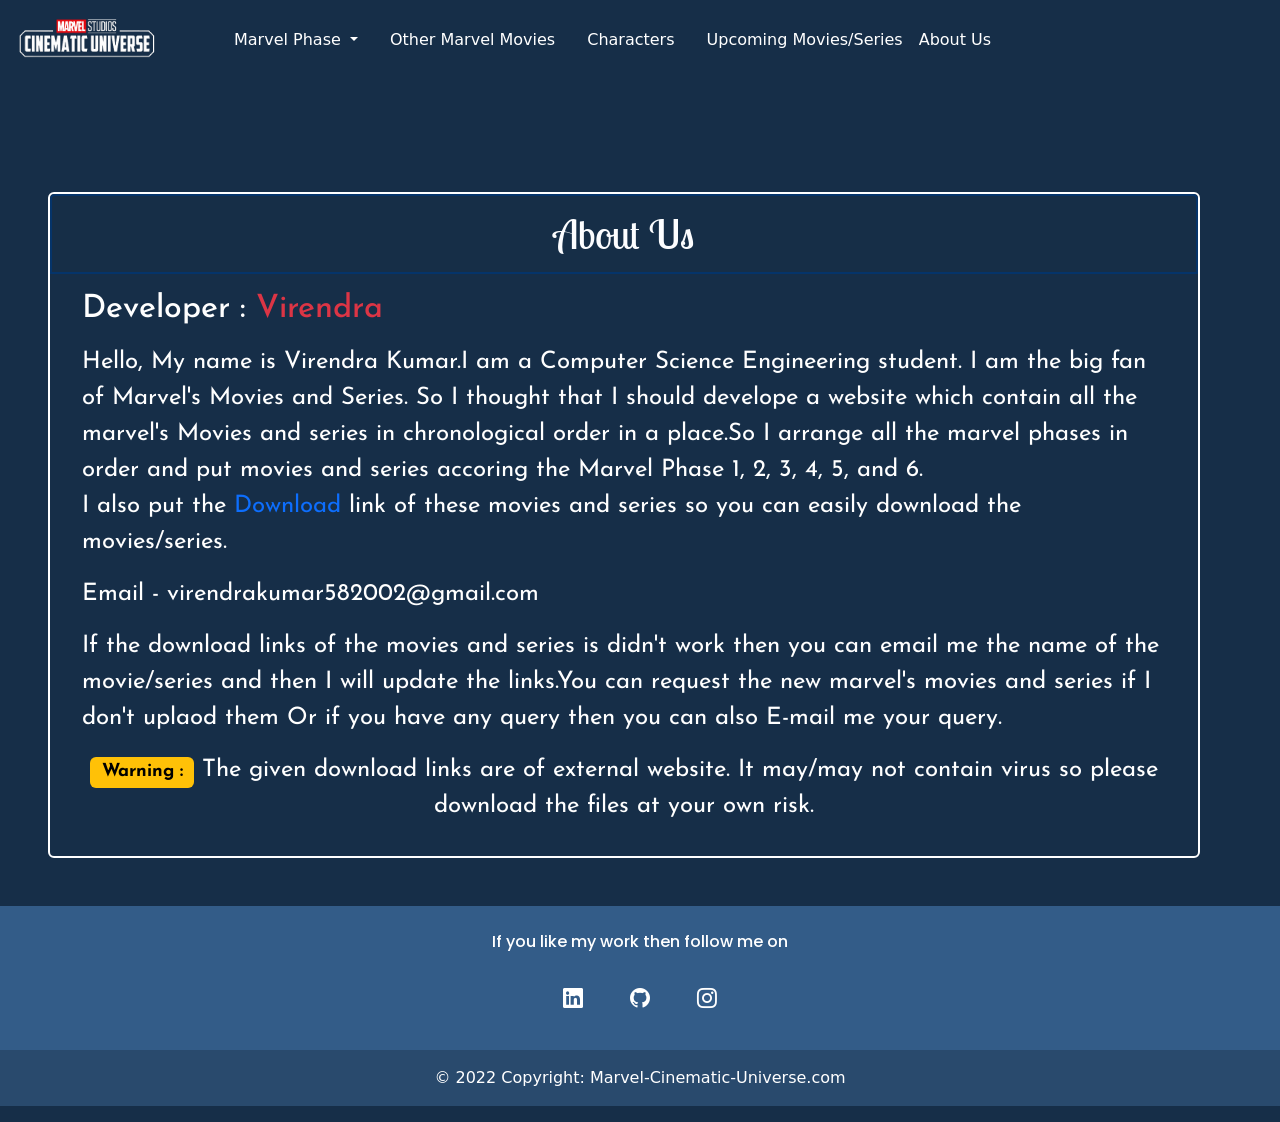
<file: About.html>
<!doctype html>
<html lang="en">

<head>
    <meta charset="utf-8">
    <meta name="viewport" content="width=device-width, initial-scale=1">
    <title>About Developer</title>
    <link rel="icon" type="image/x-icon" href="/images/favicon.ico">
    <link href="https://cdn.jsdelivr.net/npm/bootstrap@5.2.0/dist/css/bootstrap.min.css" rel="stylesheet"
        integrity="sha384-gH2yIJqKdNHPEq0n4Mqa/HGKIhSkIHeL5AyhkYV8i59U5AR6csBvApHHNl/vI1Bx" crossorigin="anonymous">
    <link rel="stylesheet" href="index.css">
    <link rel="stylesheet" href="https://cdn.jsdelivr.net/npm/bootstrap-icons@1.9.1/font/bootstrap-icons.css">

</head>

<body class="body">

    <nav class="navbar navbar-light navbar-expand-lg sticky-top ">
        <div class="container-fluid">
            <a class="navbar-brand" href="index.html">
                <img src="/images/mcu_logo.png" alt="Marvel_logo" width="150px">
            </a>
            <button class="navbar-toggler" type="button" data-bs-toggle="collapse"
                data-bs-target="#navbarSupportedContent" aria-controls="navbarSupportedContent" aria-expanded="false"
                aria-label="Toggle navigation">
                <span class="navbar-toggler-icon"></span>
            </button>
            <div class="collapse navbar-collapse" id="navbarSupportedContent">
                <ul class="navbar-nav mx-5 me-auto mb-2 mb-lg-0">
                    <li class="nav-item dropdown">
                        <a class="nav-link dropdown-toggle text-white me-3" href="index.html" role="button"
                            data-bs-toggle="dropdown" aria-expanded="false">
                            Marvel Phase
                        </a>
                        <ul class="dropdown-menu text-white hover">
                            <li><a class="dropdown-item" href="index.html">Phaes 1</a></li>
                            <li><a class="dropdown-item" href="index.html">Phaes 2</a></li>
                            <li><a class="dropdown-item" href="index.html">Phaes 3</a></li>
                            <li><a class="dropdown-item" href="index.html">Phaes 4</a></li>
                            <li><a class="dropdown-item" href="index.html">Phaes 5</a></li>
                            <li><a class="dropdown-item" href="index.html">Phaes 6</a></li>

                        </ul>
                    </li>
                    <li class="nav-item">
                        <a class="nav-link active text-white me-3 hover" aria-current="page"
                            href="OtherMovie.html">Other Marvel Movies</a>
                    </li>
                    <li class="nav-item">
                        <a class="nav-link active text-white me-3 hover" aria-current="page" href="Character.html">Characters</a>
                    </li>
                    <li class="nav-item">
                        <a class="nav-link active text-white hover" aria-current="page" href="Upcoming.html">Upcoming
                            Movies/Series</a>
                    </li>
                    <li class="nav-item">
                        <a class="nav-link active text-white hover" aria-current="page" href="#!">About Us</a>
                    </li>
                </ul>
                <!-- <form class="d-flex" role="search">
                    <input class="form-control me-2 hover" type="search" placeholder="Search Movies/Series"
                        aria-label="Search">
                    <button class="btn btn-outline-danger" type="submit">Search</button>
                </form> -->
            </div>
        </div>
    </nav>


    <!-- About Us -->
    >
    <div class="aboutCard card mb-5 mx-5" style="max-width: 90%;">
        <div class="card-header aboutHeader">About Us</div>
        <div class="aboutData card-body">
            <h5 class="card-title aboutTitle">Developer : <a href="https://github.com/Virendra-94"
                    class="text-danger">Virendra</a> </h5>
            <p class="card-text mx-3 my-3">Hello, My name is Virendra Kumar.I am a Computer Science Engineering student.
                I am the big fan of Marvel's Movies and Series.
                So I thought that I should develope a website which contain all the marvel's Movies and series in
                chronological order in a place.So I arrange all the marvel phases in order and put movies and series
                accoring the Marvel Phase 1, 2, 3, 4, 5, and 6. <br> I also put the <a href="index.html"> Download</a>
                link of these movies and series so you can easily download the movies/series.</p>
            <p class="card-text mx-3 my-3">Email - virendrakumar582002@gmail.com</p>
            <p class="card-text mx-3 my-3">If the download links of the movies and series is didn't work then you can
                email me the name of the movie/series and then I will update the links.You can request the new marvel's movies and series if I don't uplaod them Or if you have any query then
                you can also E-mail me your query.</p>

           <p class="card-text text-center my-3"><span class="badge text-bg-warning">Warning :</span> The given download links are of external website. It may/may not contain virus so please download the files at your own risk. </p>

        </div>
    </div>



    <!-- Footer -->
    <footer class="text-center text-white my-3" style="background-color: #335c88;">

        <div class="container pt-4">

            <section class="mb-4">
                <p class="follow">If you like my work then follow me on </p>
                <a class="btn btn-link btn-floating btn-lg text-white m-1"
                    href="https://www.linkedin.com/in/virendra-kumar-448184230/" role="button"
                    data-mdb-ripple-color="dark"><i class="bi bi-linkedin"></i></a>

                <a class="btn btn-link btn-floating btn-lg text-white m-1" href="https://github.com/Virendra-94"
                    role="button" data-mdb-ripple-color="dark"><i class="bi bi-github"></i></a>
                <a class="btn btn-link btn-floating btn-lg text-white m-1"
                    href="https://www.instagram.com/virendra_694/" role="button" data-mdb-ripple-color="dark"><i
                        class="bi bi-instagram"></i></a>
            </section>
        </div>



        <div class="text-center text-white p-3" style="background-color: rgba(0, 0, 0, 0.2);">
            © 2022 Copyright:
            <a class="text-white" href="https://github.com/Virendra-94">Marvel-Cinematic-Universe.com</a>
        </div>

    </footer>

    <script src="https://cdn.jsdelivr.net/npm/bootstrap@5.2.0/dist/js/bootstrap.bundle.min.js"
        integrity="sha384-A3rJD856KowSb7dwlZdYEkO39Gagi7vIsF0jrRAoQmDKKtQBHUuLZ9AsSv4jD4Xa"
        crossorigin="anonymous"></script>

</body>

</html>
</file>
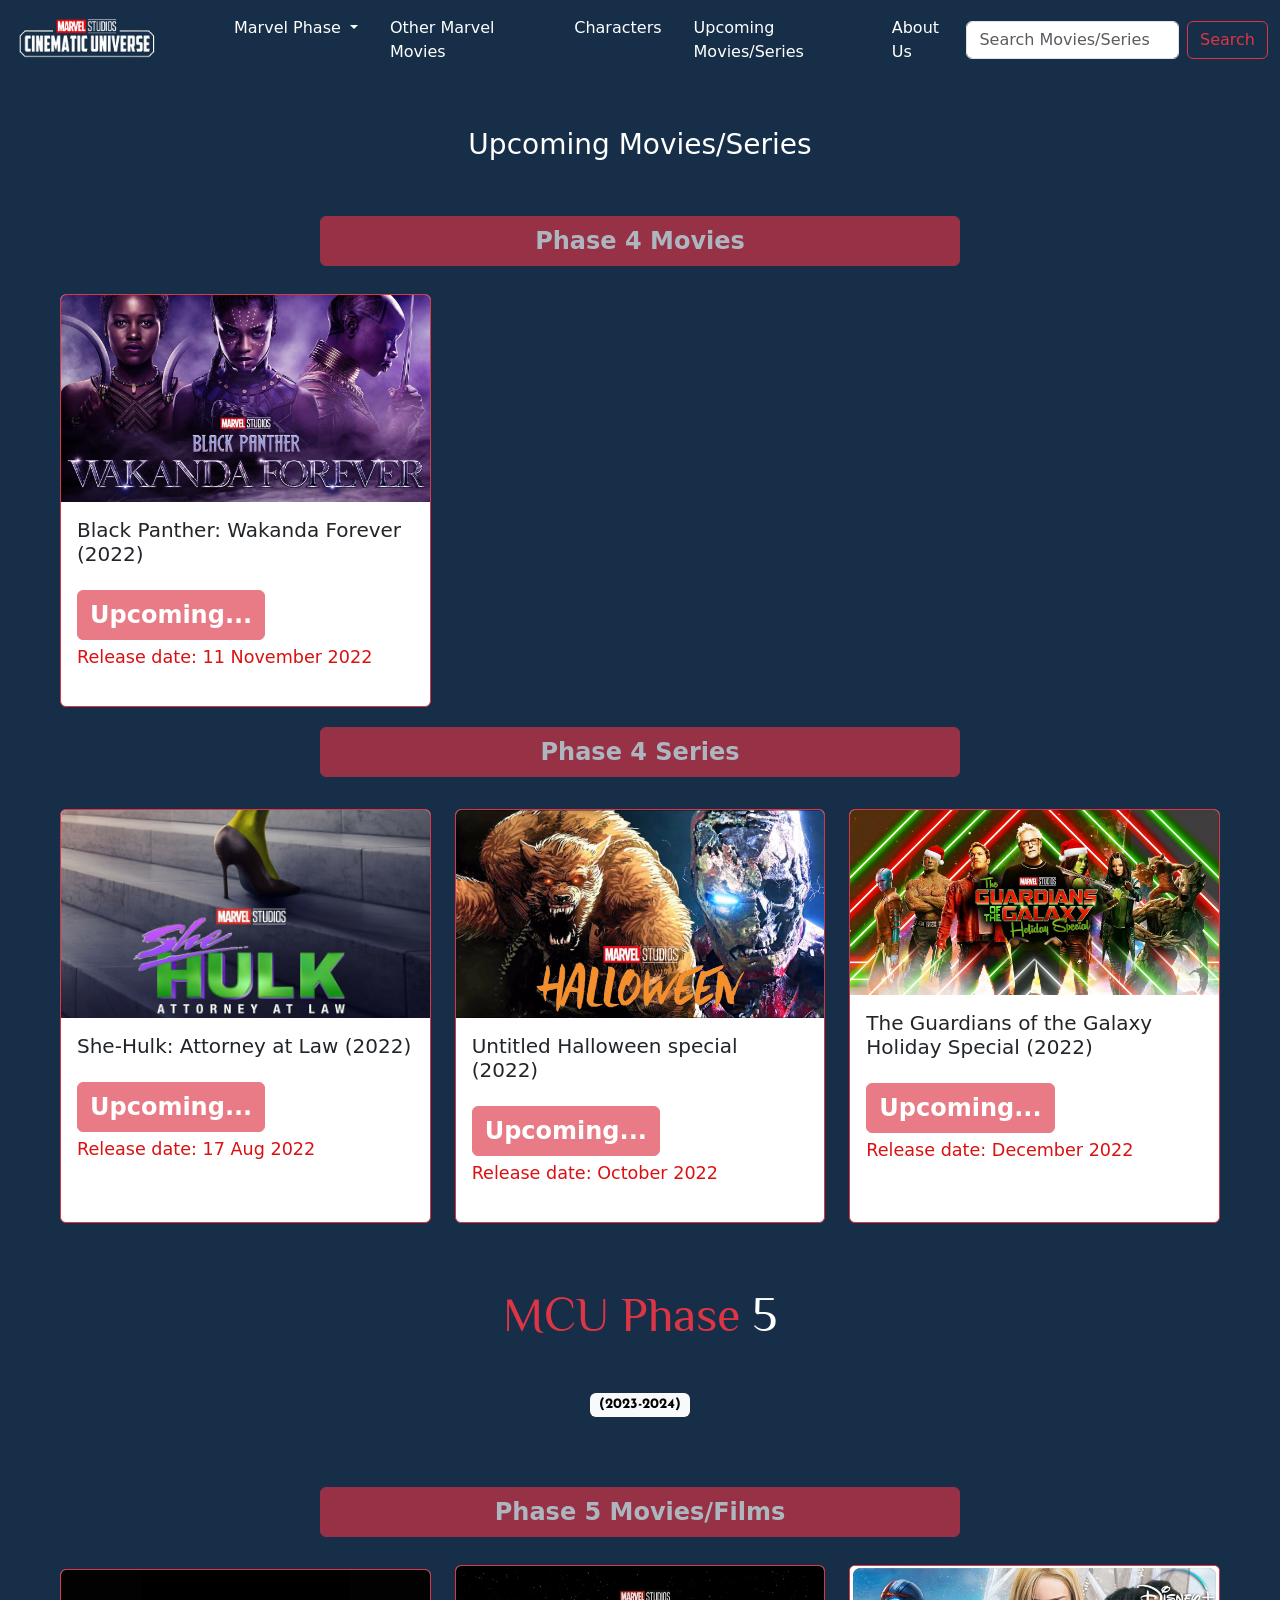
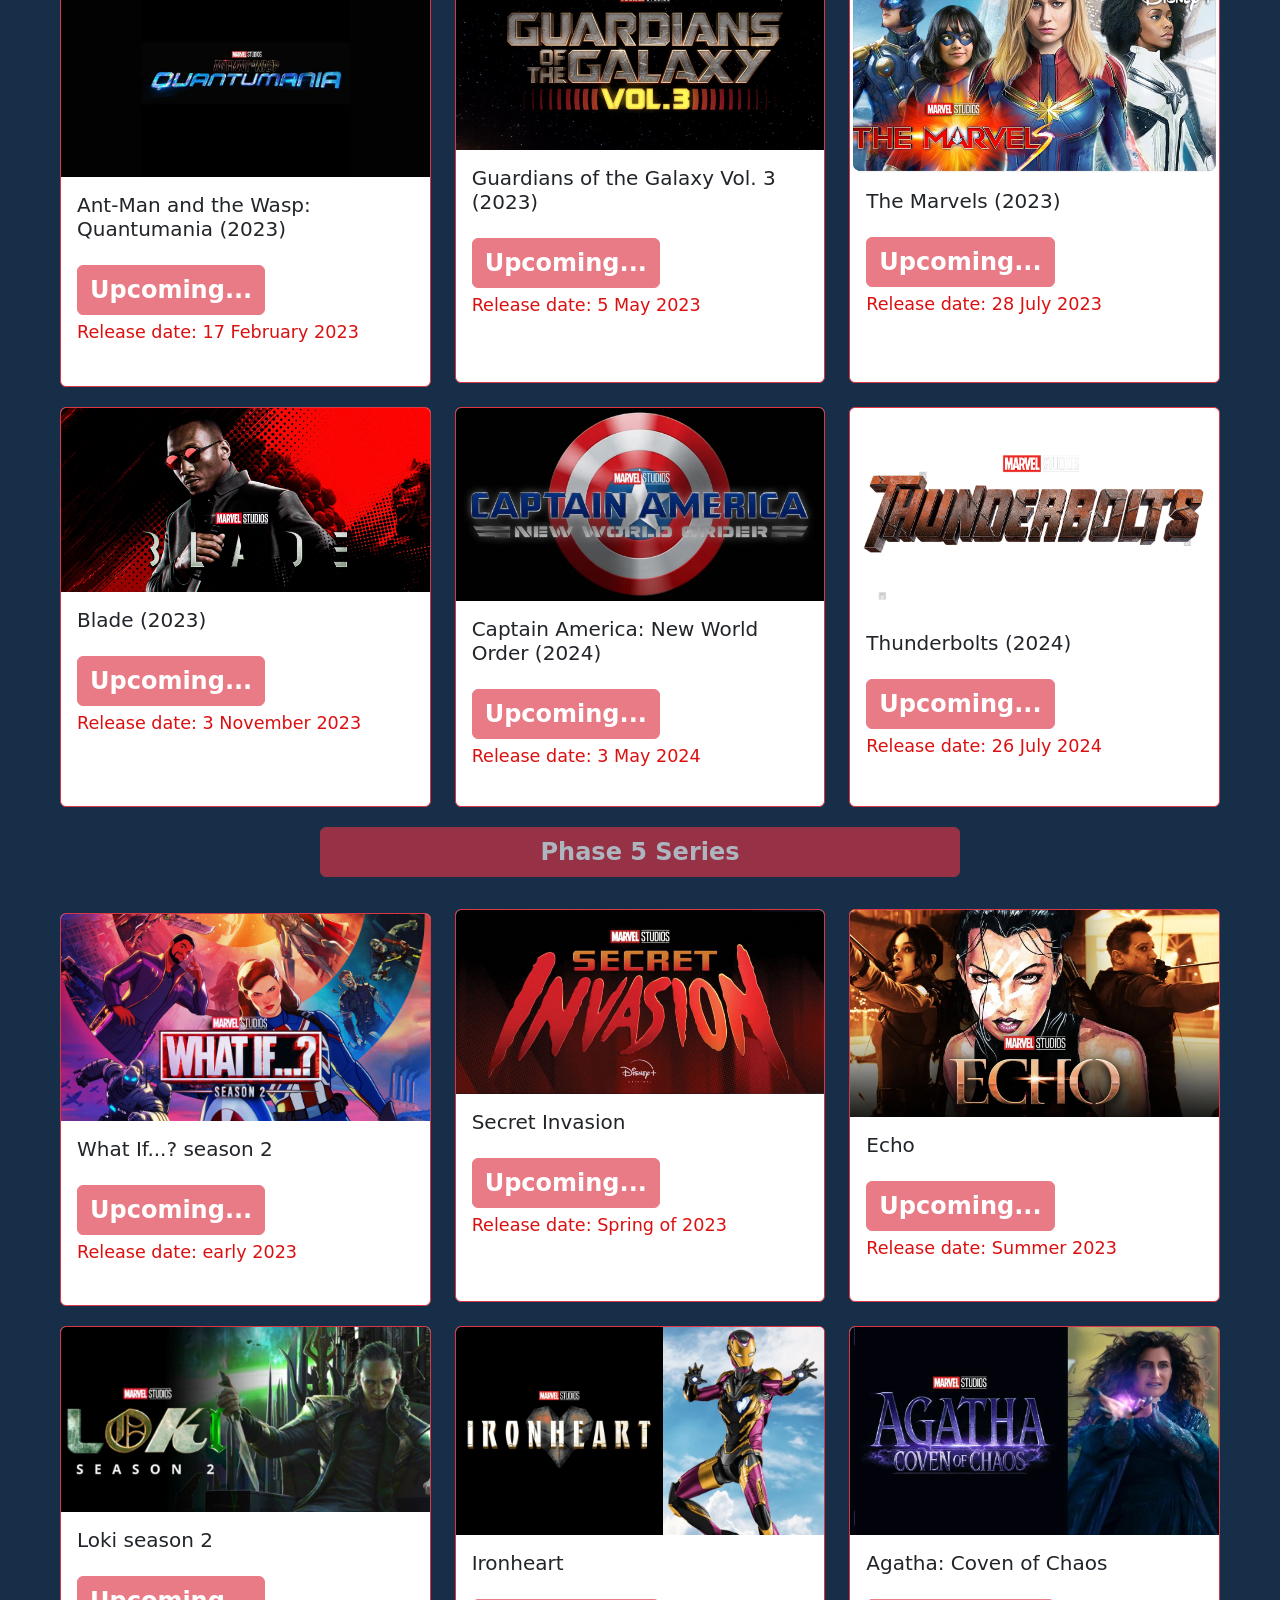
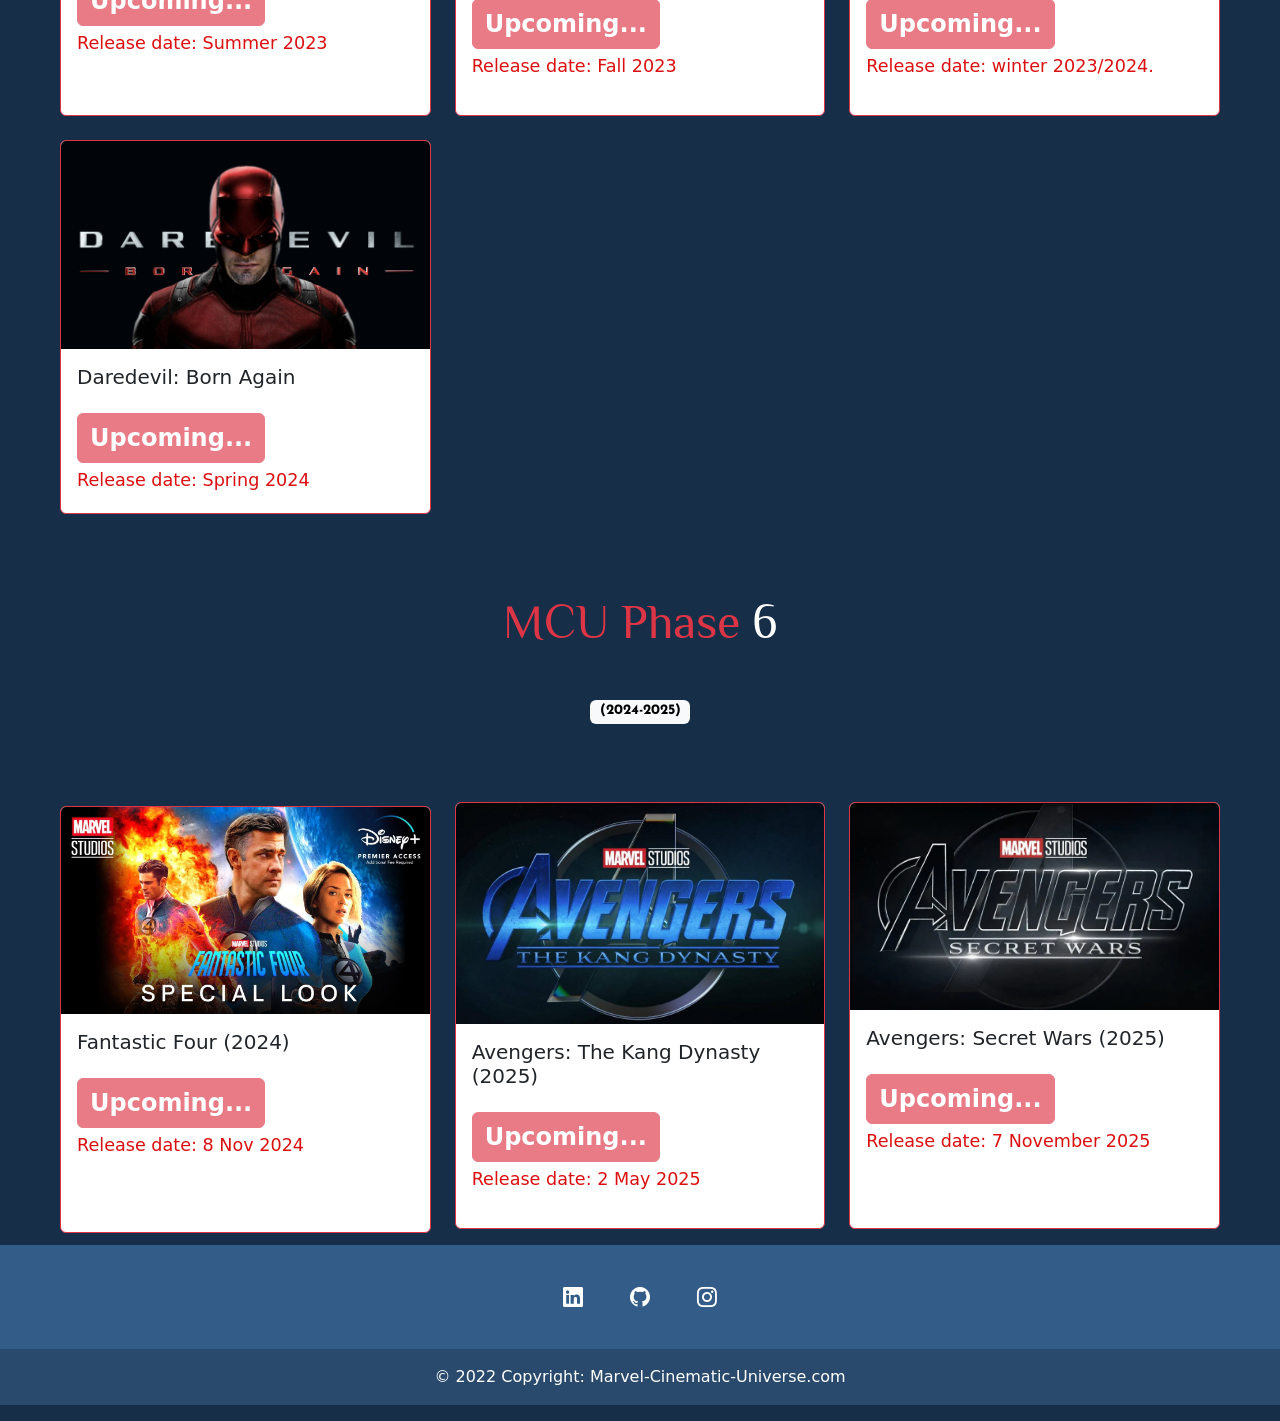
<file: Upcoming.html>
<!doctype html>
<html lang="en">

<head>
    <meta charset="utf-8">
    <meta name="viewport" content="width=device-width, initial-scale=1">
    <title>Marvel Upcoming Movies & Series</title>
    <link rel="icon" type="image/x-icon" href="/images/favicon.ico">
    <link href="https://cdn.jsdelivr.net/npm/bootstrap@5.2.0/dist/css/bootstrap.min.css" rel="stylesheet"
        integrity="sha384-gH2yIJqKdNHPEq0n4Mqa/HGKIhSkIHeL5AyhkYV8i59U5AR6csBvApHHNl/vI1Bx" crossorigin="anonymous">
    <link rel="stylesheet" href="index.css">
    <link rel="stylesheet" href="https://cdn.jsdelivr.net/npm/bootstrap-icons@1.9.1/font/bootstrap-icons.css">

</head>

<body class="body">

    <nav class="navbar navbar-light navbar-expand-lg sticky-top ">
        <div class="container-fluid">
            <a class="navbar-brand" href="#latestMovies">
                <img src="/images/mcu_logo.png" alt="Marvel_logo" width="150px">
            </a>
            <button class="navbar-toggler" type="button" data-bs-toggle="collapse"
                data-bs-target="#navbarSupportedContent" aria-controls="navbarSupportedContent" aria-expanded="false"
                aria-label="Toggle navigation">
                <span class="navbar-toggler-icon"></span>
            </button>
            <div class="collapse navbar-collapse" id="navbarSupportedContent">
                <ul class="navbar-nav mx-5 me-auto mb-2 mb-lg-0">
                    <li class="nav-item dropdown">
                        <a class="nav-link dropdown-toggle text-white me-3" href="index.html" role="button"
                            data-bs-toggle="dropdown" aria-expanded="false">
                            Marvel Phase
                        </a>
                        <ul class="dropdown-menu text-white hover">
                            <li><a class="dropdown-item" href="index.html">Phaes 1</a></li>
                            <li><a class="dropdown-item" href="index.html">Phaes 2</a></li>
                            <li><a class="dropdown-item" href="index.html">Phaes 3</a></li>
                            <li><a class="dropdown-item" href="index.html">Phaes 4</a></li>
                            <li><a class="dropdown-item" href="index.html">Phaes 5</a></li>
                            <li><a class="dropdown-item" href="index.html">Phaes 6</a></li>

                        </ul>
                    </li>
                    <li class="nav-item">
                        <a class="nav-link active text-white me-3 hover" aria-current="page"
                            href="OtherMovie.html">Other Marvel Movies</a>
                    </li>
                    <li class="nav-item">
                        <a class="nav-link active text-white me-3 hover" aria-current="page" href="Character.html">Characters</a>
                    </li>
                    <li class="nav-item">
                        <a class="nav-link active text-white hover" aria-current="page" href="#!">Upcoming
                            Movies/Series</a>
                    </li>
                    <li class="nav-item">
                        <a class="nav-link active text-white hover" aria-current="page" href="About.html">About Us</a>
                    </li>
                </ul>
                <form class="d-flex" role="search">
                    <input class="form-control me-2 hover" type="search" placeholder="Search Movies/Series"
                        aria-label="Search">
                    <button class="btn btn-outline-danger" type="submit">Search</button>
                </form>
            </div>
        </div>
    </nav>
    <!-- Latest Movies or Series -->
    <h3 class="latestMovies text-white text-center" id="latestMovies">Upcoming Movies/Series</h3>
    
    <div class="d-grid gap-2 col-6 mx-auto">
        <button class="btn btn-danger  disabled" type="button">Phase 4 Movies</button>

    </div>
    <div class="row row-cols-1 row-cols-md-3 g-4 mx-5 my-1">
    <div class="col">
        <div class="card h-100 border border-danger shadow-0 mb-3">
            <img src="/images/Phase 4/Movies/black_phanter.jpg" class="card-img-top" alt="...">
            <div class="card-body">
                <h5 class="card-title">Black Panther: Wakanda Forever (2022) </h5>
                <a href="#!" target="_blank" class="btn btn-danger disabled">Upcoming...</a>
                <p class="my-1 releaseDate">Release date: 11 November 2022 </p>
            </div>

        </div>


    </div>
</div>
    <!-- Series phase 4 -->
    <div class="d-grid gap-2 col-6 mx-auto">
        <button class="btn btn-danger  disabled" type="button">Phase 4 Series</button>

    </div>
    <div class="row row-cols-1 row-cols-md-3 g-4 mx-5 my-2">
        
        <div class="col">
            <div class="card h-100 border border-danger shadow-0 mb-3">
                <img src="/images/Phase 4/Series/She Hulk.jpg" class="card-img-top" alt="...">
                <div class="card-body">
                    <h5 class="card-title">She-Hulk: Attorney at Law (2022)</h5>
                    <a href="#!" target="_blank" class="btn btn-danger disabled">Upcoming...</a>
                    <p class="my-1 releaseDate">Release date: 17 Aug 2022</p>
                </div>

            </div>


        </div>
        <div class="col">
            <div class="card h-100 border border-danger shadow-0 mb-3">
                <img src="/images/Phase 4/Series/Halloween.jpg" class="card-img-top" alt="...">
                <div class="card-body">
                    <h5 class="card-title">Untitled Halloween special (2022)</h5>
                    <a href="#!" target="_blank" class="btn btn-danger disabled">Upcoming...</a>
                    <p class="my-1 releaseDate">Release date: October 2022</p>
                </div>

            </div>


        </div>
        <div class="col">
            <div class="card h-100 border border-danger shadow-0 mb-3">
                <img src="/images/Phase 4/Series/Gaurdians of the galaxy holiday spacial.webp" class="card-img-top"
                    alt="...">
                <div class="card-body">
                    <h5 class="card-title">The Guardians of the Galaxy Holiday Special (2022)</h5>
                    <a href="#!" target="_blank" class="btn btn-danger disabled">Upcoming...</a>
                    <p class="my-1 releaseDate">Release date: December 2022</p>
                </div>

            </div>


        </div>
    </div>




    <!-- Phase 5 -->


    <div class="phaseTitle text-center">
        <h3 class="latestMovies text-white text-center mcuHero" id="latestMovies"><span class="text-danger">MCU
                Phase</span>
            5<p class="card-text mx-5 my-3 text-white warning"><span class="badge text-bg-light">(2023-2024)</span></p>
        </h3>
    </div>
    <!-- Movies Phase 5 -->
    <div class="d-grid gap-2 col-6 mx-auto">
        <button class="btn btn-danger  disabled" type="button">Phase 5 Movies/Films</button>

    </div>
    <div class="row row-cols-1 row-cols-md-3 g-4 mx-5 my-1">
        <div class="col">
            <div class="card h-100 border border-danger shadow-0 mb-3 my-1">
                <img src="/images/Phase 5/Movies/quantumania.webp" class="card-img-top" alt="...">
                <div class="card-body">
                    <h5 class="card-title">Ant-Man and the Wasp: Quantumania (2023)</h5>
                    <a href="#!" target="_blank" class="btn btn-danger disabled">Upcoming...</a>
                    <p class="my-1 releaseDate">Release date: 17 February 2023</p>

                </div>

            </div>
        </div>
        <div class="col">
            <div class="card h-100 border border-danger shadow-0 mb-3">
                <img src="/images/Phase 5/Movies/Guardians of the galaxy vol 3.jpg" class="card-img-top" alt="...">
                <div class="card-body">
                    <h5 class="card-title">Guardians of the Galaxy Vol. 3 (2023)</h5>
                    <a href="#!" target="_blank" class="btn btn-danger disabled">Upcoming...</a>
                    <p class="my-1 releaseDate">Release date: 5 May 2023</p>
                </div>

            </div>
        </div>
        <div class="col">
            <div class="card h-100 border border-danger shadow-0 mb-3">
                <img src="/images/Phase 5/Movies/The marvels.jpg" class="card-img-top" alt="...">
                <div class="card-body">
                    <h5 class="card-title">The Marvels (2023)</h5>
                    <a href="#!" target="_blank" class="btn btn-danger disabled">Upcoming...</a>
                    <p class="my-1 releaseDate">Release date: 28 July 2023</p>
                </div>

            </div>
        </div>
        <div class="col">
            <div class="card h-100 border border-danger shadow-0 mb-3">
                <img src="/images/Phase 5/Movies/blade.avif" class="card-img-top" alt="...">
                <div class="card-body">
                    <h5 class="card-title">Blade (2023)</h5>
                    <a href="#!" target="_blank" class="btn btn-danger disabled">Upcoming...</a>
                    <p class="my-1 releaseDate">Release date: 3 November 2023</p>
                </div>

            </div>
        </div>
        <div class="col">
            <div class="card h-100 border border-danger shadow-0 mb-3">
                <img src="/images/Phase 5/Movies/captain-america-new-world-order-cropped.avif" class="card-img-top"
                    alt="...">
                <div class="card-body">
                    <h5 class="card-title">Captain America: New World Order (2024)</h5>
                    <a href="#!" target="_blank" class="btn btn-danger disabled">Upcoming...</a>
                    <p class="my-1 releaseDate">Release date: 3 May 2024</p>
                </div>

            </div>
        </div>
        <div class="col">
            <div class="card h-100 border border-danger shadow-0 mb-3">
                <img src="/images/Phase 5/Movies/thunderbolts.png" class="card-img-top" alt="...">
                <div class="card-body">
                    <h5 class="card-title">Thunderbolts (2024)</h5>
                    <a href="#!" target="_blank" class="btn btn-danger disabled">Upcoming...</a>
                    <p class="my-1 releaseDate">Release date: 26 July 2024</p>
                </div>

            </div>
        </div>
    </div>
    <!-- Series phase 5-->
    <div class="d-grid gap-2 col-6 mx-auto">
        <button class="btn btn-danger  disabled" type="button">Phase 5 Series</button>

    </div>
    <div class="row row-cols-1 row-cols-md-3 g-4 mx-5 my-2">
        <div class="col">
            <div class="card h-100 border border-danger shadow-0 mb-3 my-1">
                <img src="/images/Phase 5/Series/What-If-Season-2.webp" class="card-img-top" alt="...">
                <div class="card-body">
                    <h5 class="card-title">What If...? season 2</h5>

                    <a href="#!" target="_blank" class="btn btn-danger disabled">Upcoming...</a>
                    <p class="my-1 releaseDate">Release date: early 2023</p>
                </div>

            </div>
        </div>
        <div class="col">
            <div class="card h-100 border border-danger shadow-0 mb-3">
                <img src="/images/Phase 5/Series/Secret-Invasion-Header.jpg" class="card-img-top" alt="...">
                <div class="card-body">
                    <h5 class="card-title">Secret Invasion</h5>
                    <a href="#!" target="_blank" class="btn btn-danger disabled">Upcoming...</a>
                    <p class="my-1 releaseDate">Release date: Spring of 2023</p>
                </div>

            </div>
        </div>
        <div class="col">
            <div class="card h-100 border border-danger shadow-0 mb-3">
                <img src="/images/Phase 5/Series/Echo.webp" class="card-img-top" alt="...">
                <div class="card-body">
                    <h5 class="card-title">Echo</h5>
                    <a href="#!" target="_blank" class="btn btn-danger disabled">Upcoming...</a>
                    <p class="my-1 releaseDate">Release date: Summer 2023</p>
                </div>

            </div>
        </div>
        <div class="col">
            <div class="card h-100 border border-danger shadow-0 mb-3">
                <img src="/images/Phase 5/Series/loki 2.webp" class="card-img-top" alt="...">
                <div class="card-body">
                    <h5 class="card-title">Loki season 2</h5>
                    <a href="#!" target="_blank" class="btn btn-danger disabled">Upcoming...</a>
                    <p class="my-1 releaseDate">Release date: Summer 2023</p>
                </div>

            </div>
        </div>
        <div class="col">
            <div class="card h-100 border border-danger shadow-0 mb-3">
                <img src="/images/Phase 5/Series/Ironheart.png" class="card-img-top" alt="...">
                <div class="card-body">
                    <h5 class="card-title">Ironheart</h5>
                    <a href="#!" target="_blank" class="btn btn-danger disabled">Upcoming...</a>
                    <p class="my-1 releaseDate">Release date: Fall 2023</p>
                </div>

            </div>
        </div>
        <div class="col">
            <div class="card h-100 border border-danger shadow-0 mb-3">
                <img src="/images/Phase 5/Series/Agatha.webp" class="card-img-top" alt="...">
                <div class="card-body">
                    <h5 class="card-title">Agatha: Coven of Chaos</h5>
                    <a href="#!" target="_blank" class="btn btn-danger disabled">Upcoming...</a>
                    <p class="my-1 releaseDate">Release date: winter 2023/2024.</p>
                </div>

            </div>
        </div>
        <div class="col">
            <div class="card h-80 border border-danger shadow-0 mb-3">
                <img src="/images/Phase 5/Series/Daredevil born agian.jpg" class="card-img-top" alt="...">
                <div class="card-body">
                    <h5 class="card-title">Daredevil: Born Again</h5>
                    <a href="#!" target="_blank" class="btn btn-danger disabled">Upcoming...</a>
                    <p class="my-1 releaseDate">Release date: Spring 2024</p>
                </div>

            </div>
        </div>
    </div>



    <!-- Phase 6 -->


    <div class="phaseTitle text-center">
        <h3 class="latestMovies text-white text-center mcuHero" id="latestMovies"><span class="text-danger">MCU
                Phase</span>
            6<p class="card-text mx-5 my-3 text-white warning"><span class="badge text-bg-light">(2024-2025)</span></p>
        </h3>
    </div>

    <div class="row row-cols-1 row-cols-md-3 g-4 mx-5 my-1">
        <div class="col">
            <div class="card h-100 border border-danger shadow-0 mb-3 my-1">
                <img src="/images/Phase 6/Fantastic 4.jpg" class="card-img-top" alt="...">
                <div class="card-body">
                    <h5 class="card-title">Fantastic Four (2024)</h5>
                    <a href="#!" target="_blank" class="btn btn-danger disabled">Upcoming...</a>
                    <p class="my-1 releaseDate">Release date: 8 Nov 2024</p>
                </div>

            </div>
        </div>
        <div class="col">
            <div class="card h-100 border border-danger shadow-0 mb-3">
                <img src="/images/Phase 6/Avengers kangdynasty-.jpg" class="card-img-top" alt="...">
                <div class="card-body">
                    <h5 class="card-title">Avengers: The Kang Dynasty (2025)</h5>
                    <a href="#!" target="_blank" class="btn btn-danger disabled">Upcoming...</a>
                    <p class="my-1 releaseDate">Release date: 2 May 2025</p>
                </div>

            </div>
        </div>
        <div class="col">
            <div class="card h-100 border border-danger shadow-0 mb-3">
                <img src="/images/Phase 6/Avengers-Secret-Wars.webp" class="card-img-top" alt="...">
                <div class="card-body">
                    <h5 class="card-title">Avengers: Secret Wars (2025)</h5>
                    <a href="#!" target="_blank" class="btn btn-danger disabled">Upcoming...</a>
                    <p class="my-1 releaseDate">Release date:  7 November 2025</p>
                </div>

            </div>
        </div>

    </div>
    <!-- Footer -->
    <footer class="text-center text-white my-3" style="background-color: #335c88;">

        <div class="container pt-4">

            <section class="mb-4">

                <a class="btn btn-link btn-floating btn-lg text-white m-1"
                    href="https://www.linkedin.com/in/virendra-kumar-448184230/" role="button"
                    data-mdb-ripple-color="dark"><i class="bi bi-linkedin"></i></a>

                <a class="btn btn-link btn-floating btn-lg text-white m-1" href="https://github.com/Virendra-94"
                    role="button" data-mdb-ripple-color="dark"><i class="bi bi-github"></i></a>
                <a class="btn btn-link btn-floating btn-lg text-white m-1"
                    href="https://www.instagram.com/virendra_694/" role="button" data-mdb-ripple-color="dark"><i
                        class="bi bi-instagram"></i></a>



            </section>

        </div>



        <div class="text-center text-white p-3" style="background-color: rgba(0, 0, 0, 0.2);">
            © 2022 Copyright:
            <a class="text-white" href="https://github.com/Virendra-94">Marvel-Cinematic-Universe.com</a>
        </div>

    </footer>

    <script src="https://cdn.jsdelivr.net/npm/bootstrap@5.2.0/dist/js/bootstrap.bundle.min.js"
        integrity="sha384-A3rJD856KowSb7dwlZdYEkO39Gagi7vIsF0jrRAoQmDKKtQBHUuLZ9AsSv4jD4Xa"
        crossorigin="anonymous"></script>
    
</body>

</html>
</file>
<file: index.css>
@import url('https://fonts.googleapis.com/css2?family=Cinzel:wght@600&display=swap');
@import url('https://fonts.googleapis.com/css2?family=Cinzel:wght@600&family=Lobster+Two:wght@700&display=swap');
@import url('https://fonts.googleapis.com/css2?family=Poppins:wght@300&display=swap');
@import url('https://fonts.googleapis.com/css2?family=Merriweather:wght@300&display=swap');
@import url('https://fonts.googleapis.com/css2?family=Josefin+Sans&display=swap');
@import url('https://fonts.googleapis.com/css2?family=Philosopher&display=swap');
body::-webkit-scrollbar {
    width: 1em;
  }
   
  body::-webkit-scrollbar-track {
    box-shadow: inset 0 0 6px rgba(0, 0, 0, 0.3);
  }
  @media only screen and (max-width: 430px) {
    .card-title{
        
        font-size: 1rem;
    }
  }
  @media only screen and (max-width: 430px) {
    .btn-danger{
        padding: 5px;
        font-size: 0.8rem;
    }
  }
  @media only screen and (max-width: 480px) {
    .phase{
        
        font-size: 1.5rem;
    }
  }
  @media only screen and (max-width: 1380px) {
    .WarningIndex{
        font-size: 1rem;
        padding-top: 6rem;
        
    }
  }
  @media only screen and (max-width: 352px) {
    .WarningIndex{
        
        padding-top: 6rem;
        padding-bottom: 3rem;
    }
  }
  @media only screen and (max-width: 400px) {
    .download{
        
        font-size: 0.7rem;
    }
  }

  body::-webkit-scrollbar-thumb {
    background-color: darkgrey;
    outline: 1px solid slategrey;
  }
.body{
    background-color: #162e48;
}
.navbar{
    background-color: #162e48;
}
.hover:hover{
    
    
    color: #000000;
    border: 2px solid red;   
    border-radius: 13px;
}
.alert-dismissible{
    margin-top: 4rem;
}
@media only screen and (max-width: 992px) {
    .alert-dismissible{
        margin-top: 8rem;
        font-size: 0.8rem;
    }
  }
 
.movieCard{
    margin-top: 3rem;
}
@media only screen and (max-width: 1380px) {
    .movieCard{
        margin-top: 1.5rem;
        
    }
  }
.latestMovies{
    padding-top: 0px;
    margin-top: 4.5rem;
    padding-bottom: 30px;
}
.lmoviesCard{
    margin-bottom: 20px;
}
.lmoviecardGroup{
    display: flex;
    align-items: center;
    justify-content: center;
}
.lmoviegroup{
    width: 80vw;

}

.navbar-toggler{
    background-color: white;
    outline: none;
}
.navbar-toggler:focus{
    
    color: #162e48;
}
.navbar-toggler:hover{
    background-color: gray;
    border: 2px solid red;
}
.phase{
    font-family: 'Cinzel', serif;
    font-size: 30px;
    padding-top: 0px;
    height: 2rem;
   
}
.sticky-top {
    
    padding-top: 3rem;
    height:1rem;
    
}
@media only screen and (max-width: 600px) {
    .sticky-top{
        height: 1rem;
        padding-top: 0;
    }
  }
.disabled{
    font-size: 1.5rem;
    font-weight: 700;
    margin-top: 1rem;
}
.container-fluid{
    background-color: #162e48;
    padding-bottom: 1rem;
}
a{
    text-decoration: none;
}
.h3{
    
    cursor:default;
    margin-top: 2rem;
    
}
.carousel-inner{
    border: 3px solid white;
    border-radius: 5px;
}
.aboutCard{
    background-color: #162e48;
    border: 2px solid white;
    color: white;
    margin-top: 7rem;
}

.aboutHeader{
    font-family: 'Lobster Two';
    text-align: center;
    font-size: 2.5rem;
    color: #fcfdff;
    border: 2px solid rgb(5, 52, 106);
}
.aboutData{
    color: white;
    font-size: 1.5rem;
    font-family: 'Josefin Sans', sans-serif;

}
@media only screen and (max-width: 600px) {
    .aboutData{
        font-size: 1rem;
    }
  }
.aboutTitle{
    font-size: 2rem;
    padding-left: 1rem;
}
.releaseDate{
    font-size: 1.1rem;
    font-weight: 500;
    color: #db1010;
}

.warning{
    font-family:'Josefin Sans', sans-serif;
    font-size: 19px;
  padding-top: 2rem;
}
.WarningIndex{
    text-align: center;
    font-family:'Josefin Sans', sans-serif;
    font-size: 19px;
}

@media only screen and (max-width: 600px) {
    .WarningIndex{
        font-size: 1rem;
    }
  }

.follow{
    font-family:Poppins;
    font-weight: 500;
}

.mcuHero{
    font-family: 'Philosopher', sans-serif;
    font-size: 3rem;
    margin-top: 4rem;
}
.characterCard{
    border: 3px solid white;
 
    border-radius: 7px;
    width: 80%;
    height: 15rem;
}
.xMen{
    
    font-size: 1.2rem;
   font-family: 'Philosopher', sans-serif;;
}
</file>
